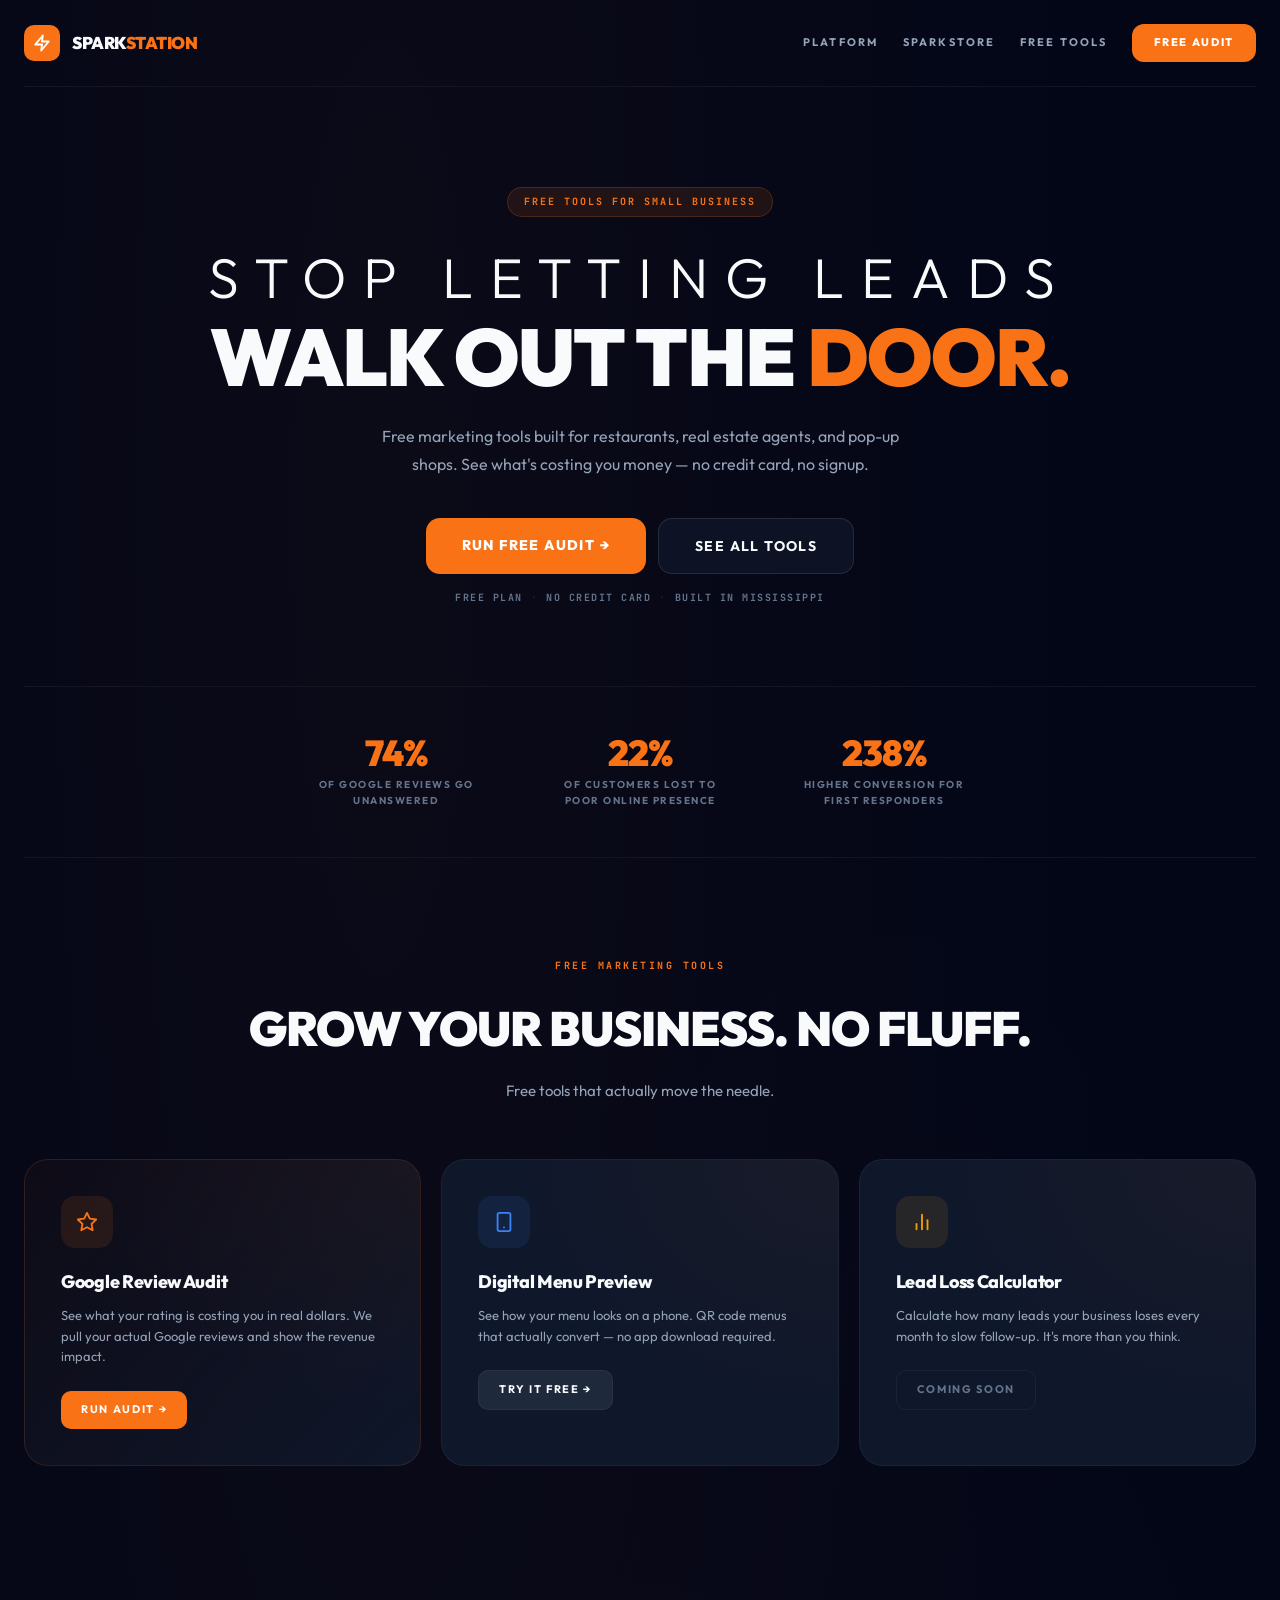
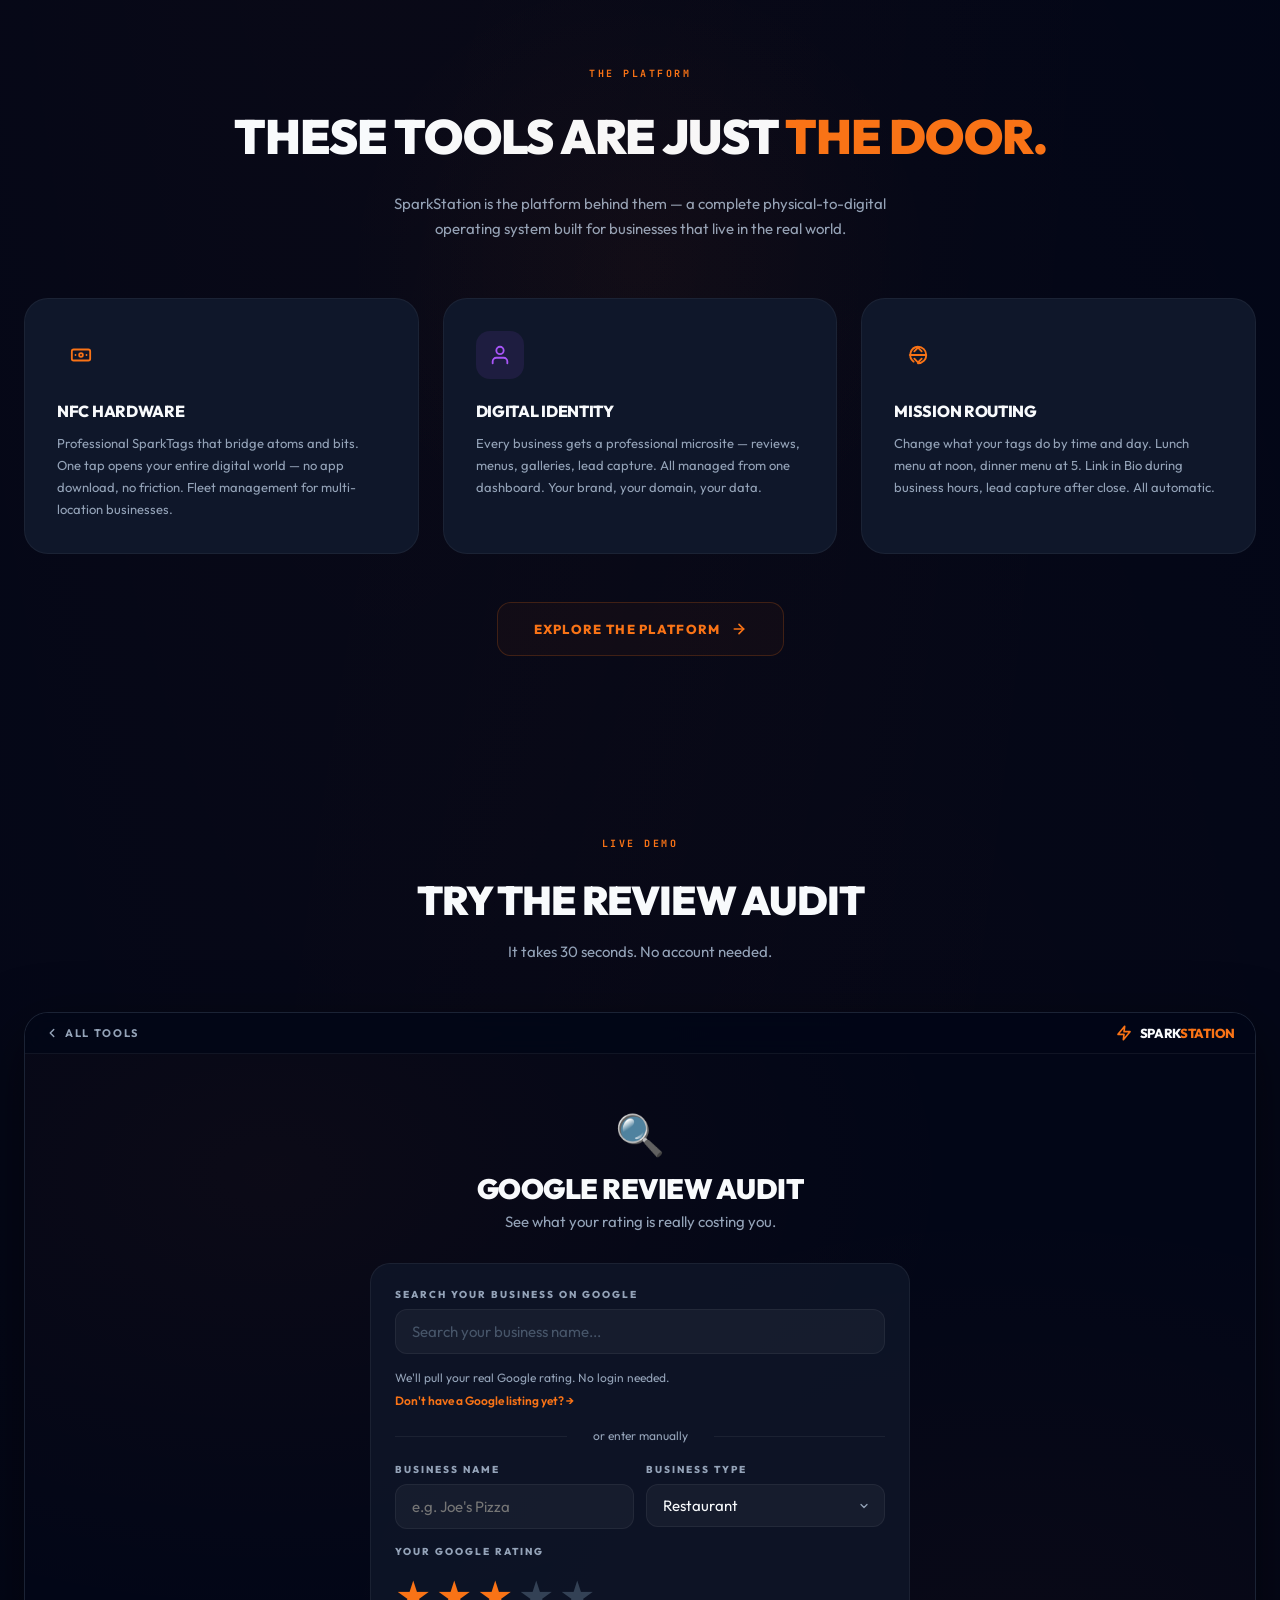
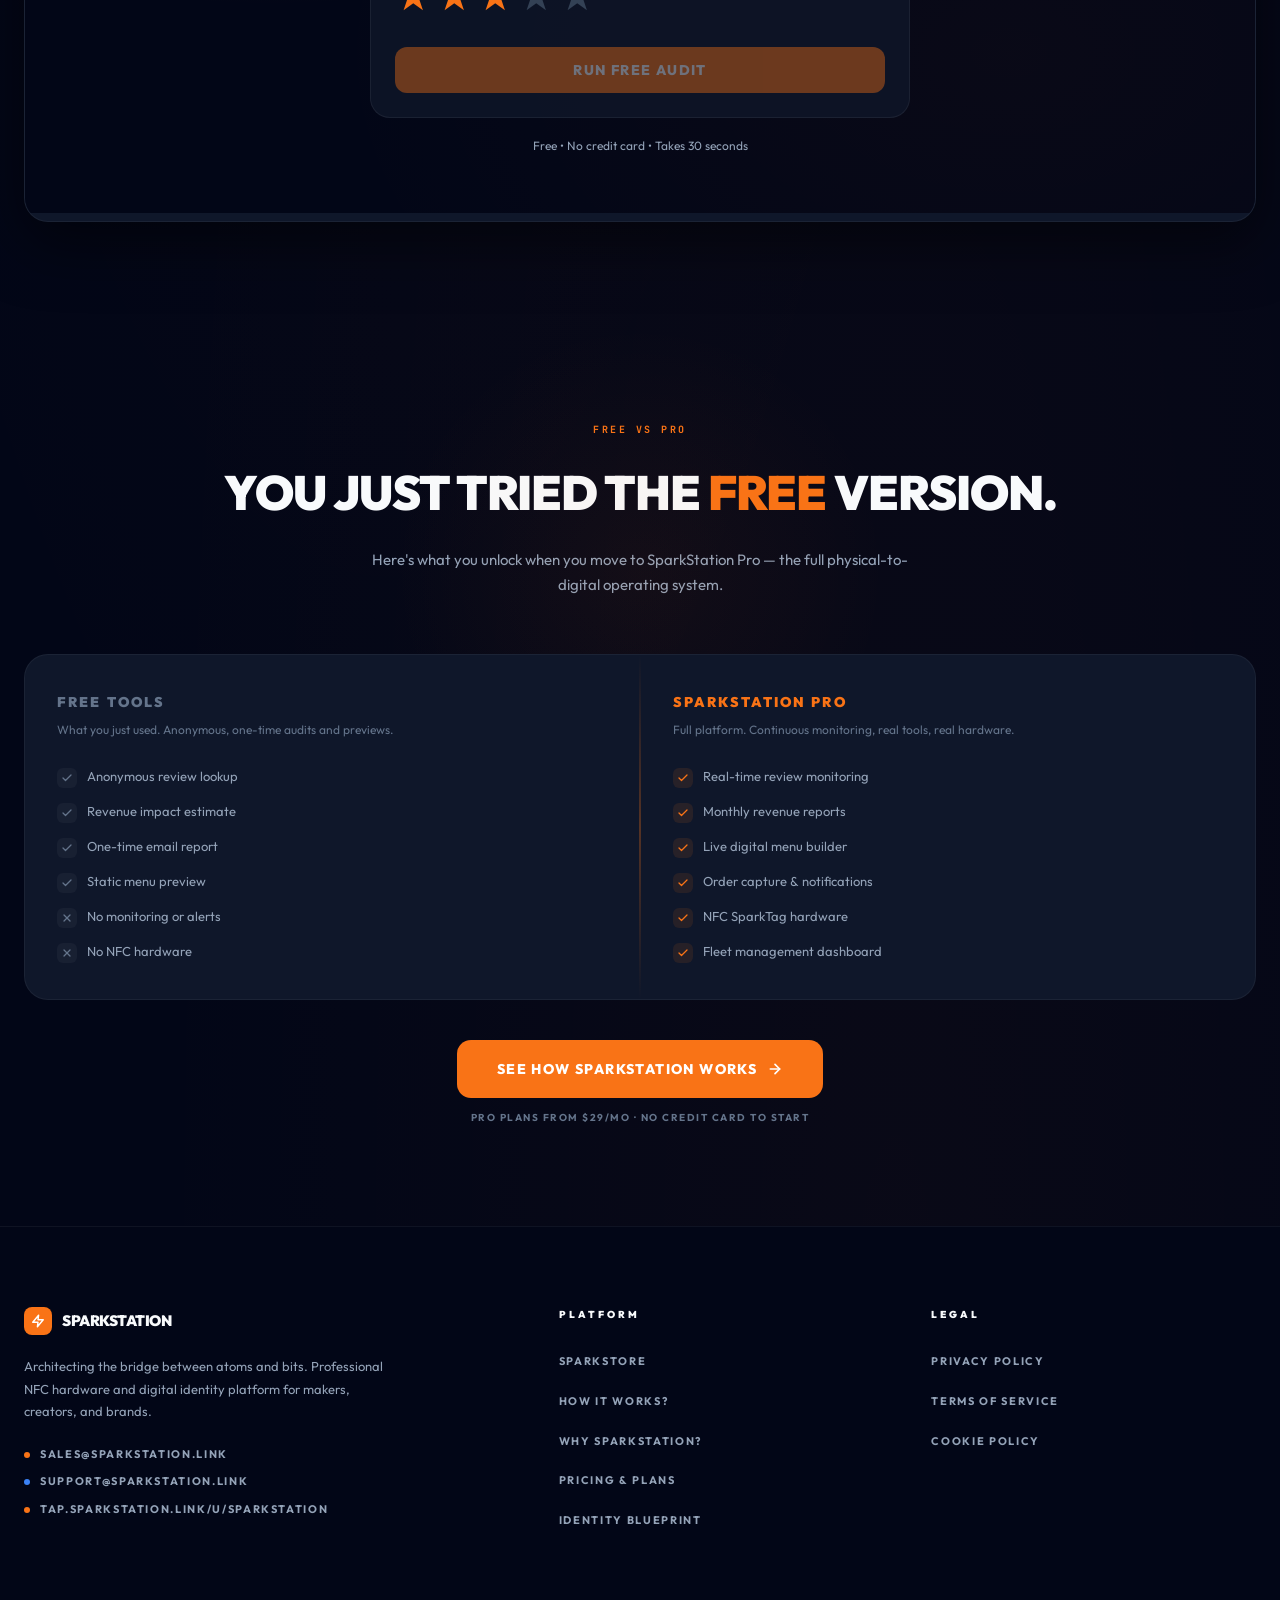
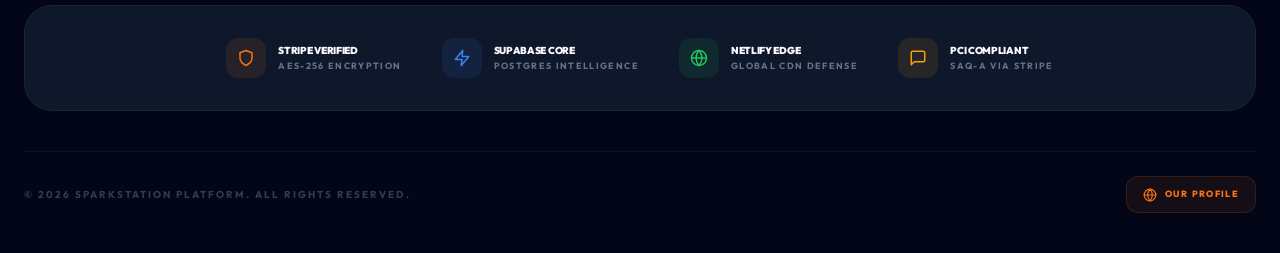
<file: index.html>
<!DOCTYPE html>
<html lang="en">
<head>
  <meta charset="UTF-8">
  <meta name="viewport" content="width=device-width, initial-scale=1.0">
  <title>SparkStation — Free Tools for Small Business Growth</title>
  <meta name="description" content="Free marketing tools for restaurants, real estate agents, and pop-up shops. Stop losing leads. Start growing.">
  <meta property="og:type" content="website">
  <meta property="og:title" content="SparkStation — Free Tools for Small Business Growth">
  <meta property="og:description" content="Stop letting leads walk out the door. Free marketing tools built for small business.">
  <meta property="og:url" content="https://welcome.sparkstation.link/">
  <meta name="theme-color" content="#f97316">
  <link rel="canonical" href="https://welcome.sparkstation.link/">
  <link rel="preconnect" href="https://fonts.googleapis.com">
  <link href="https://fonts.googleapis.com/css2?family=Outfit:wght@300;400;600;800;900&family=Playfair+Display:ital,wght@0,400;0,700;0,900;1,400;1,700&family=Inter:wght@400;700;900&family=JetBrains+Mono:wght@400;700&display=swap" rel="stylesheet">
  <style>
    /* ── Design Tokens (matches SPA) ─────────────────────────────── */
    :root {
      --bg-primary: #020617;
      --bg-secondary: #0f172a;
      --bg-tertiary: #1e293b;
      --text-primary: #f8fafc;
      --text-secondary: #94a3b8;
      --text-muted: #64748b;
      --border-subtle: rgba(255, 255, 255, 0.05);
      --border-medium: rgba(255, 255, 255, 0.1);
      --glass-bg: rgba(15, 23, 42, 0.8);
      --glass-border: rgba(255, 255, 255, 0.05);
      --accent-glow: rgba(249, 115, 22, 0.15);
      --card-bg: #0f172a;
      --orange-500: #f97316;
      --orange-600: #ea580c;
      --blue-500: #3b82f6;
      --green-500: #22c55e;
      --amber-500: #f59e0b;
    }

    * { margin: 0; padding: 0; box-sizing: border-box; }

    body {
      font-family: 'Outfit', 'Inter', -apple-system, sans-serif;
      background: var(--bg-primary);
      color: var(--text-primary);
      line-height: 1.6;
      -webkit-font-smoothing: antialiased;
      background-image:
        radial-gradient(ellipse at 30% 10%, rgba(249,115,22,0.04) 0%, transparent 60%),
        radial-gradient(ellipse at 70% 90%, rgba(249,115,22,0.03) 0%, transparent 60%);
    }

    /* Custom scrollbar (matches SPA) */
    ::-webkit-scrollbar { width: 10px; }
    ::-webkit-scrollbar-track { background: var(--bg-primary); }
    ::-webkit-scrollbar-thumb { background: var(--bg-tertiary); border-radius: 5px; border: 3px solid var(--bg-primary); }
    ::-webkit-scrollbar-thumb:hover { background: var(--orange-500); }

    .container { max-width: 1280px; margin: 0 auto; padding: 0 24px; }
    .container-narrow { max-width: 960px; margin: 0 auto; padding: 0 24px; }

    /* ── Nav ─────────────────────────────────────────────────────── */
    nav {
      padding: 24px 0;
      display: flex;
      align-items: center;
      justify-content: space-between;
      border-bottom: 1px solid var(--border-subtle);
    }

    .logo {
      display: flex;
      align-items: center;
      gap: 12px;
      text-decoration: none;
    }

    .logo-icon {
      width: 36px;
      height: 36px;
      background: var(--orange-500);
      border-radius: 10px;
      display: flex;
      align-items: center;
      justify-content: center;
    }

    .logo-icon svg { width: 18px; height: 18px; color: white; }

    .logo-text {
      font-size: 17px;
      font-weight: 900;
      letter-spacing: -0.5px;
      color: var(--text-primary);
      text-transform: uppercase;
    }
    .logo-text span { color: var(--orange-500); }

    .nav-links {
      display: flex;
      align-items: center;
      gap: 24px;
    }

    .nav-link {
      font-size: 11px;
      font-weight: 700;
      letter-spacing: 0.2em;
      text-transform: uppercase;
      color: var(--text-secondary);
      text-decoration: none;
      transition: color 0.2s;
    }
    .nav-link:hover { color: var(--text-primary); }

    .nav-cta {
      padding: 10px 22px;
      background: var(--orange-500);
      color: white;
      border-radius: 12px;
      font-size: 11px;
      font-weight: 800;
      letter-spacing: 0.15em;
      text-transform: uppercase;
      text-decoration: none;
      transition: background 0.2s, box-shadow 0.2s;
    }
    .nav-cta:hover {
      background: var(--orange-600);
      box-shadow: 0 0 30px var(--accent-glow);
    }

    /* ── Hero ────────────────────────────────────────────────────── */
    .hero {
      padding: 100px 0 80px;
      text-align: center;
    }

    .hero-badge {
      display: inline-block;
      padding: 6px 16px;
      background: rgba(249,115,22,0.1);
      border: 1px solid rgba(249,115,22,0.2);
      border-radius: 100px;
      font-family: 'JetBrains Mono', monospace;
      font-size: 10px;
      font-weight: 700;
      letter-spacing: 0.2em;
      text-transform: uppercase;
      color: var(--orange-500);
      margin-bottom: 32px;
    }

    .hero h1 {
      font-family: 'Outfit', sans-serif;
      font-size: clamp(44px, 7vw, 80px);
      font-weight: 900;
      letter-spacing: -1.5px;
      line-height: 1.05;
      margin-bottom: 24px;
      text-transform: uppercase;
    }

    .hero h1 .accent { color: var(--orange-500); }

    .hero h1 .light { font-weight: 300; display: block; font-size: 70%; letter-spacing: 0.3em; margin-bottom: 8px; }

    .hero p {
      font-size: 16px;
      color: var(--text-secondary);
      max-width: 560px;
      margin: 0 auto 40px;
      font-weight: 400;
      line-height: 1.7;
    }

    .hero-actions {
      display: flex;
      gap: 12px;
      justify-content: center;
      flex-wrap: wrap;
      margin-bottom: 16px;
    }

    .btn-primary {
      padding: 16px 36px;
      background: var(--orange-500);
      color: white;
      border-radius: 14px;
      font-weight: 800;
      font-size: 14px;
      letter-spacing: 0.1em;
      text-transform: uppercase;
      text-decoration: none;
      transition: background 0.2s, box-shadow 0.2s;
    }
    .btn-primary:hover {
      background: var(--orange-600);
      box-shadow: 0 0 50px var(--accent-glow);
    }

    .btn-secondary {
      padding: 16px 36px;
      background: var(--glass-bg);
      border: 1px solid var(--border-medium);
      color: var(--text-primary);
      border-radius: 14px;
      font-weight: 700;
      font-size: 14px;
      letter-spacing: 0.1em;
      text-transform: uppercase;
      text-decoration: none;
      transition: border-color 0.2s, background 0.2s;
    }
    .btn-secondary:hover {
      border-color: rgba(255,255,255,0.2);
      background: rgba(255,255,255,0.03);
    }

    .hero-tagline {
      font-family: 'JetBrains Mono', monospace;
      font-size: 10px;
      font-weight: 700;
      letter-spacing: 0.15em;
      text-transform: uppercase;
      color: var(--text-muted);
      margin-top: 16px;
    }
    .hero-tagline span { margin: 0 8px; color: var(--border-medium); }

    /* ── Stats Bar ───────────────────────────────────────────────── */
    .stats-bar {
      display: flex;
      justify-content: center;
      gap: 64px;
      padding: 48px 0;
      border-top: 1px solid var(--border-subtle);
      border-bottom: 1px solid var(--border-subtle);
      flex-wrap: wrap;
    }

    .stat-item { text-align: center; }
    .stat-number {
      font-family: 'Outfit', sans-serif;
      font-size: 36px;
      font-weight: 900;
      color: var(--orange-500);
      letter-spacing: -1px;
      line-height: 1;
    }
    .stat-label {
      font-size: 10px;
      font-weight: 700;
      color: var(--text-muted);
      text-transform: uppercase;
      letter-spacing: 0.15em;
      margin-top: 6px;
      max-width: 180px;
    }

    /* ── Tools ───────────────────────────────────────────────────── */
    .tools { padding: 100px 0; }

    .section-eyebrow {
      font-family: 'JetBrains Mono', monospace;
      font-size: 10px;
      font-weight: 700;
      letter-spacing: 0.25em;
      text-transform: uppercase;
      color: var(--orange-500);
      text-align: center;
      margin-bottom: 16px;
    }

    .tools h2 {
      text-align: center;
      font-family: 'Outfit', sans-serif;
      font-size: clamp(32px, 5vw, 48px);
      font-weight: 900;
      letter-spacing: -1px;
      margin-bottom: 12px;
      text-transform: uppercase;
    }

    .tools-sub {
      text-align: center;
      color: var(--text-secondary);
      margin-bottom: 56px;
      font-size: 15px;
      font-weight: 400;
    }

    .tool-grid {
      display: grid;
      grid-template-columns: repeat(auto-fit, minmax(320px, 1fr));
      gap: 20px;
    }

    .tool-card {
      background: var(--card-bg);
      border: 1px solid var(--border-subtle);
      border-radius: 24px;
      padding: 36px;
      transition: border-color 0.3s, transform 0.2s, box-shadow 0.3s;
      position: relative;
      overflow: hidden;
    }

    .tool-card::before {
      content: '';
      position: absolute;
      top: 0; left: 0; right: 0; bottom: 0;
      background: radial-gradient(ellipse at 100% 0%, rgba(249,115,22,0.04) 0%, transparent 60%);
      pointer-events: none;
    }

    .tool-card:hover {
      border-color: rgba(249,115,22,0.3);
      transform: translateY(-4px);
      box-shadow: 0 20px 60px rgba(0,0,0,0.4);
    }

    .tool-card.featured {
      border-color: rgba(249,115,22,0.15);
      background: linear-gradient(135deg, rgba(249,115,22,0.03), var(--card-bg));
    }

    .tool-icon {
      width: 52px;
      height: 52px;
      border-radius: 14px;
      display: flex;
      align-items: center;
      justify-content: center;
      font-size: 22px;
      margin-bottom: 20px;
    }
    .tool-icon.orange { background: rgba(249,115,22,0.1); color: var(--orange-500); }
    .tool-icon.blue { background: rgba(59,130,246,0.1); color: var(--blue-500); }
    .tool-icon.amber { background: rgba(245,158,11,0.1); color: var(--amber-500); }

    .tool-card h3 {
      font-family: 'Outfit', sans-serif;
      font-size: 18px;
      font-weight: 800;
      letter-spacing: -0.3px;
      margin-bottom: 8px;
      position: relative;
    }

    .tool-card p {
      font-size: 13px;
      color: var(--text-secondary);
      margin-bottom: 24px;
      line-height: 1.6;
      font-weight: 400;
      position: relative;
    }

    .tool-link {
      display: inline-flex;
      align-items: center;
      gap: 8px;
      padding: 10px 20px;
      border-radius: 10px;
      font-size: 11px;
      font-weight: 700;
      letter-spacing: 0.15em;
      text-transform: uppercase;
      text-decoration: none;
      transition: all 0.2s;
      position: relative;
    }

    .tool-link.primary {
      background: var(--orange-500);
      color: white;
    }
    .tool-link.primary:hover {
      background: var(--orange-600);
      box-shadow: 0 0 30px var(--accent-glow);
    }

    .tool-link.secondary {
      background: var(--bg-tertiary);
      color: var(--text-primary);
      border: 1px solid var(--border-subtle);
    }
    .tool-link.secondary:hover {
      border-color: var(--border-medium);
      background: rgba(255,255,255,0.05);
    }

    .tool-link.ghost {
      background: transparent;
      color: var(--text-muted);
      border: 1px solid var(--border-subtle);
    }
    .tool-link.ghost:hover {
      color: var(--text-primary);
      border-color: var(--border-medium);
    }

    /* ── Brand Bridge ─────────────────────────────────────────────── */
    .brand-section {
      padding: 100px 0;
      position: relative;
      overflow: hidden;
    }

    .brand-section::before {
      content: '';
      position: absolute;
      top: 0; left: 50%; transform: translateX(-50%);
      width: 600px; height: 600px;
      background: radial-gradient(circle, rgba(249,115,22,0.04) 0%, transparent 70%);
      pointer-events: none;
    }

    .brand-grid {
      display: grid;
      grid-template-columns: repeat(auto-fit, minmax(300px, 1fr));
      gap: 24px;
      margin-top: 56px;
      position: relative;
    }

    .brand-card {
      background: var(--card-bg);
      border: 1px solid var(--border-subtle);
      border-radius: 24px;
      padding: 32px;
      transition: border-color 0.3s, transform 0.2s;
    }

    .brand-card:hover {
      border-color: rgba(249,115,22,0.2);
      transform: translateY(-3px);
    }

    .brand-card-icon {
      width: 48px;
      height: 48px;
      border-radius: 14px;
      display: flex;
      align-items: center;
      justify-content: center;
      margin-bottom: 20px;
      font-size: 20px;
      color: var(--orange-500);
    }
    .brand-card-icon.purple { background: rgba(168,85,247,0.1); color: #a855f7; }

    .brand-card h3 {
      font-family: 'Outfit', sans-serif;
      font-size: 16px;
      font-weight: 800;
      letter-spacing: -0.3px;
      margin-bottom: 8px;
      text-transform: uppercase;
    }

    .brand-card p {
      font-size: 13px;
      color: var(--text-secondary);
      line-height: 1.7;
      font-weight: 400;
    }

    .brand-cta-row {
      text-align: center;
      margin-top: 48px;
    }

    .brand-cta {
      display: inline-flex;
      align-items: center;
      gap: 10px;
      padding: 16px 36px;
      border: 1px solid rgba(249,115,22,0.2);
      border-radius: 14px;
      color: var(--orange-500);
      font-size: 13px;
      font-weight: 800;
      letter-spacing: 0.1em;
      text-transform: uppercase;
      text-decoration: none;
      transition: all 0.2s;
      background: rgba(249,115,22,0.04);
    }
    .brand-cta:hover {
      background: var(--orange-500);
      color: white;
      box-shadow: 0 0 40px var(--accent-glow);
    }

    @media (max-width: 768px) {
      .brand-grid { grid-template-columns: 1fr; }
    }

    /* ── Widget Section ──────────────────────────────────────────── */
    .widget-section {
      padding: 80px 0 100px;
    }

    .widget-section .section-eyebrow { text-align: center; }

    .widget-section h2 {
      text-align: center;
      font-family: 'Outfit', sans-serif;
      font-size: clamp(28px, 4vw, 40px);
      font-weight: 900;
      letter-spacing: -1px;
      margin-bottom: 8px;
      text-transform: uppercase;
    }

    .widget-section .widget-sub {
      text-align: center;
      color: var(--text-secondary);
      margin-bottom: 48px;
      font-size: 15px;
    }

    .widget-frame {
      border: 1px solid var(--border-subtle);
      border-radius: 24px;
      overflow: hidden;
      background: var(--card-bg);
      box-shadow: 0 20px 60px rgba(0,0,0,0.5);
    }

    .widget-frame iframe {
      width: 100%;
      height: 800px;
      border: none;
    }

    /* ── Funnel Bridge: Free vs Pro ─────────────────────────────── */
    .funnel-section {
      padding: 100px 0;
      position: relative;
    }

    .funnel-section::before {
      content: '';
      position: absolute;
      top: 0; left: 50%; transform: translateX(-50%);
      width: 500px; height: 500px;
      background: radial-gradient(circle, rgba(249,115,22,0.05) 0%, transparent 70%);
      pointer-events: none;
    }

    .comparison-table {
      display: grid;
      grid-template-columns: 1fr 2px 1fr;
      gap: 0;
      margin-top: 56px;
      position: relative;
      border: 1px solid var(--border-subtle);
      border-radius: 24px;
      overflow: hidden;
      background: var(--card-bg);
    }

    .comparison-col {
      padding: 36px 32px;
    }

    .comparison-col h3 {
      font-family: 'Outfit', sans-serif;
      font-size: 14px;
      font-weight: 900;
      text-transform: uppercase;
      letter-spacing: 0.15em;
      margin-bottom: 8px;
    }

    .comparison-col .col-subtitle {
      font-size: 12px;
      color: var(--text-muted);
      margin-bottom: 28px;
      line-height: 1.5;
    }

    .comparison-col.free h3 { color: var(--text-muted); }
    .comparison-col.pro h3 { color: var(--orange-500); }

    .comparison-divider {
      background: linear-gradient(180deg, transparent, rgba(249,115,22,0.3), transparent);
    }

    .comparison-list {
      list-style: none;
      display: flex;
      flex-direction: column;
      gap: 14px;
    }

    .comparison-list li {
      display: flex;
      align-items: flex-start;
      gap: 10px;
      font-size: 13px;
      color: var(--text-secondary);
      line-height: 1.5;
    }

    .comparison-list .check {
      width: 20px;
      height: 20px;
      border-radius: 6px;
      display: flex;
      align-items: center;
      justify-content: center;
      flex-shrink: 0;
      margin-top: 1px;
    }

    .comparison-list .check.green {
      background: rgba(34,197,94,0.1);
      color: var(--green-500);
    }

    .comparison-list .check.orange {
      background: rgba(249,115,22,0.1);
      color: var(--orange-500);
    }

    .comparison-list .check.dim {
      background: rgba(255,255,255,0.04);
      color: var(--text-muted);
    }

    .comparison-list .check svg { width: 12px; height: 12px; }

    .comparison-col.free .check.green { opacity: 0.5; }

    .funnel-cta-row {
      text-align: center;
      margin-top: 40px;
      position: relative;
    }

    .funnel-cta {
      display: inline-flex;
      align-items: center;
      gap: 10px;
      padding: 18px 40px;
      background: var(--orange-500);
      color: white;
      border-radius: 14px;
      font-family: 'Outfit', sans-serif;
      font-size: 14px;
      font-weight: 800;
      letter-spacing: 0.1em;
      text-transform: uppercase;
      text-decoration: none;
      transition: background 0.2s, box-shadow 0.2s;
    }
    .funnel-cta:hover {
      background: var(--orange-600);
      box-shadow: 0 0 50px var(--accent-glow);
    }

    .funnel-cta-sub {
      text-align: center;
      font-size: 10px;
      font-weight: 700;
      letter-spacing: 0.15em;
      text-transform: uppercase;
      color: var(--text-muted);
      margin-top: 12px;
    }

    @media (max-width: 768px) {
      .comparison-table {
        grid-template-columns: 1fr;
      }
      .comparison-divider {
        height: 2px;
        background: linear-gradient(90deg, transparent, rgba(249,115,22,0.3), transparent);
      }
      .comparison-col { padding: 28px 24px; }
    }

    /* ── Footer ──────────────────────────────────────────────────── */
    footer {
      padding: 80px 0 40px;
      border-top: 1px solid var(--border-subtle);
      background: var(--bg-primary);
    }

    .footer-grid {
      display: grid;
      grid-template-columns: 1.5fr 1fr 1fr;
      gap: 48px;
      margin-bottom: 60px;
    }

    .footer-brand .logo-sm {
      display: flex;
      align-items: center;
      gap: 10px;
      margin-bottom: 20px;
    }

    .footer-brand .logo-sm .icon {
      width: 28px;
      height: 28px;
      background: var(--orange-500);
      border-radius: 8px;
      display: flex;
      align-items: center;
      justify-content: center;
    }
    .footer-brand .logo-sm .icon svg { width: 14px; height: 14px; color: white; }

    .footer-brand .logo-sm span {
      font-size: 15px;
      font-weight: 900;
      letter-spacing: -0.5px;
      text-transform: uppercase;
    }

    .footer-brand p {
      font-size: 13px;
      color: var(--text-secondary);
      line-height: 1.7;
      max-width: 360px;
      margin-bottom: 24px;
      font-weight: 400;
    }

    .footer-contact {
      display: flex;
      flex-direction: column;
      gap: 10px;
    }

    .footer-contact a {
      display: flex;
      align-items: center;
      gap: 10px;
      font-size: 11px;
      font-weight: 700;
      color: var(--text-secondary);
      text-transform: uppercase;
      letter-spacing: 0.15em;
      text-decoration: none;
      transition: color 0.2s;
    }
    .footer-contact a:hover { color: var(--text-primary); }
    .footer-contact .dot { width: 6px; height: 6px; border-radius: 50%; flex-shrink: 0; }
    .footer-contact .dot.orange { background: var(--orange-500); }
    .footer-contact .dot.blue { background: var(--blue-500); }

    .footer-col h4 {
      font-size: 10px;
      font-weight: 900;
      letter-spacing: 0.3em;
      text-transform: uppercase;
      color: var(--text-primary);
      margin-bottom: 24px;
    }

    .footer-col ul { list-style: none; }
    .footer-col li { margin-bottom: 14px; }

    .footer-col a {
      font-size: 11px;
      font-weight: 700;
      letter-spacing: 0.15em;
      text-transform: uppercase;
      color: var(--text-secondary);
      text-decoration: none;
      transition: color 0.2s;
    }
    .footer-col a:hover { color: var(--orange-500); }

    /* ── Trust Bar ───────────────────────────────────────────────── */
    .trust-bar {
      border: 1px solid var(--border-subtle);
      border-radius: 28px;
      padding: 32px;
      display: flex;
      flex-wrap: wrap;
      justify-content: center;
      gap: 40px;
      background: var(--card-bg);
      margin-bottom: 40px;
    }

    .trust-item {
      display: flex;
      align-items: center;
      gap: 12px;
      transition: transform 0.2s;
    }
    .trust-item:hover { transform: scale(1.05); }

    .trust-icon {
      width: 40px;
      height: 40px;
      border-radius: 12px;
      display: flex;
      align-items: center;
      justify-content: center;
    }
    .trust-icon.orange { background: rgba(249,115,22,0.1); color: var(--orange-500); }
    .trust-icon.blue { background: rgba(59,130,246,0.1); color: var(--blue-500); }
    .trust-icon.green { background: rgba(34,197,94,0.1); color: var(--green-500); }
    .trust-icon.amber { background: rgba(245,158,11,0.1); color: var(--amber-500); }

    .trust-item svg { width: 18px; height: 18px; }

    .trust-label {
      font-size: 10px;
      font-weight: 900;
      letter-spacing: -0.3px;
      text-transform: uppercase;
      color: var(--text-primary);
    }
    .trust-sublabel {
      font-size: 9px;
      font-weight: 700;
      letter-spacing: 0.15em;
      text-transform: uppercase;
      color: var(--text-muted);
    }

    /* ── Footer Bottom ───────────────────────────────────────────── */
    .footer-bottom {
      display: flex;
      justify-content: space-between;
      align-items: center;
      flex-wrap: wrap;
      gap: 20px;
      padding-top: 24px;
      border-top: 1px solid var(--border-subtle);
    }

    .footer-copy {
      font-size: 10px;
      font-weight: 700;
      letter-spacing: 0.2em;
      text-transform: uppercase;
      color: var(--text-muted);
      opacity: 0.5;
    }

    .footer-profile-link {
      display: flex;
      align-items: center;
      gap: 8px;
      padding: 10px 16px;
      background: rgba(249,115,22,0.08);
      border: 1px solid rgba(249,115,22,0.15);
      border-radius: 12px;
      color: var(--orange-500);
      font-size: 9px;
      font-weight: 800;
      letter-spacing: 0.15em;
      text-transform: uppercase;
      text-decoration: none;
      transition: all 0.2s;
    }
    .footer-profile-link:hover {
      background: var(--orange-500);
      color: white;
    }
    .footer-profile-link svg { width: 14px; height: 14px; }

    /* ── Mobile ──────────────────────────────────────────────────── */
    @media (max-width: 768px) {
      .hero { padding: 60px 0 48px; }
      .hero h1 { font-size: 38px; }
      .stats-bar { gap: 32px; padding: 36px 0; }
      .stat-number { font-size: 28px; }
      .tool-grid { grid-template-columns: 1fr; }
      .widget-frame iframe { height: 1100px; }
      .footer-grid { grid-template-columns: 1fr; gap: 40px; }
      .trust-bar { gap: 24px; }
      .footer-bottom { flex-direction: column; text-align: center; }
      .nav-links { display: none; }
    }

    @media (max-width: 480px) {
      .hero h1 { font-size: 30px; }
    }
  </style>
</head>
<body>
  <div class="container">

    <!-- ═══ Nav ══════════════════════════════════════════════════════ -->
    <nav>
      <a href="/" class="logo">
        <div class="logo-icon">
          <svg viewBox="0 0 24 24" fill="none" stroke="currentColor" stroke-width="2.5" stroke-linecap="round" stroke-linejoin="round"><polygon points="13 2 3 14 12 14 11 22 21 10 12 10 13 2"/></svg>
        </div>
        <div class="logo-text">Spark<span>Station</span></div>
      </a>
      <div class="nav-links">
        <a href="https://tap.sparkstation.link" class="nav-link">Platform</a>
        <a href="https://tap.sparkstation.link/shop" class="nav-link">SparkStore</a>
        <a href="#tools" class="nav-link">Free Tools</a>
        <a href="/tools/review-audit/" class="nav-cta">Free Audit</a>
      </div>
    </nav>

    <!-- ═══ Hero ════════════════════════════════════════════════════ -->
    <section class="hero">
      <div class="hero-badge">Free Tools for Small Business</div>
      <h1>
        <span class="light">Stop letting leads</span>
        walk out the <span class="accent">door.</span>
      </h1>
      <p>
        Free marketing tools built for restaurants, real estate agents, and pop-up shops. 
        See what's costing you money — no credit card, no signup.
      </p>
      <div class="hero-actions">
        <a href="/tools/review-audit/" class="btn-primary">Run Free Audit →</a>
        <a href="#tools" class="btn-secondary">See All Tools</a>
      </div>
      <div class="hero-tagline">
        Free Plan<span>·</span>No Credit Card<span>·</span>Built in Mississippi
      </div>
    </section>

    <!-- ═══ Stats ═══════════════════════════════════════════════════ -->
    <div class="stats-bar">
      <div class="stat-item">
        <div class="stat-number">74%</div>
        <div class="stat-label">of Google reviews go unanswered</div>
      </div>
      <div class="stat-item">
        <div class="stat-number">22%</div>
        <div class="stat-label">of customers lost to poor online presence</div>
      </div>
      <div class="stat-item">
        <div class="stat-number">238%</div>
        <div class="stat-label">higher conversion for first responders</div>
      </div>
    </div>

    <!-- ═══ Tools ═══════════════════════════════════════════════════ -->
    <section class="tools" id="tools">
      <div class="section-eyebrow">Free Marketing Tools</div>
      <h2>Grow your business. No fluff.</h2>
      <p class="tools-sub">Free tools that actually move the needle.</p>

      <div class="tool-grid">
        <!-- Review Audit -->
        <div class="tool-card featured">
          <div class="tool-icon orange">
            <svg width="22" height="22" viewBox="0 0 24 24" fill="none" stroke="currentColor" stroke-width="2" stroke-linecap="round" stroke-linejoin="round"><polygon points="12 2 15.09 8.26 22 9.27 17 14.14 18.18 21.02 12 17.77 5.82 21.02 7 14.14 2 9.27 8.91 8.26 12 2"/></svg>
          </div>
          <h3>Google Review Audit</h3>
          <p>See what your rating is costing you in real dollars. We pull your actual Google reviews and show the revenue impact.</p>
          <a href="/tools/review-audit/" class="tool-link primary">Run Audit →</a>
        </div>

        <!-- Digital Menu -->
        <div class="tool-card">
          <div class="tool-icon blue">
            <svg width="22" height="22" viewBox="0 0 24 24" fill="none" stroke="currentColor" stroke-width="2" stroke-linecap="round" stroke-linejoin="round"><rect x="5" y="2" width="14" height="20" rx="2" ry="2"/><line x1="12" y1="18" x2="12.01" y2="18"/></svg>
          </div>
          <h3>Digital Menu Preview</h3>
          <p>See how your menu looks on a phone. QR code menus that actually convert — no app download required.</p>
          <a href="/tools/digital-menu/" class="tool-link secondary">Try It Free →</a>
        </div>

        <!-- Lead Calculator -->
        <div class="tool-card">
          <div class="tool-icon amber">
            <svg width="22" height="22" viewBox="0 0 24 24" fill="none" stroke="currentColor" stroke-width="2" stroke-linecap="round" stroke-linejoin="round"><line x1="18" y1="20" x2="18" y2="10"/><line x1="12" y1="20" x2="12" y2="4"/><line x1="6" y1="20" x2="6" y2="14"/></svg>
          </div>
          <h3>Lead Loss Calculator</h3>
          <p>Calculate how many leads your business loses every month to slow follow-up. It's more than you think.</p>
          <a href="#" class="tool-link ghost">Coming Soon</a>
        </div>
      </div>
    </section>

    <!-- ═══ Brand Bridge ════════════════════════════════════════════ -->
    <section class="brand-section">
      <div class="section-eyebrow">The Platform</div>
      <h2 style="text-align:center;font-family:'Outfit',sans-serif;font-size:clamp(32px,5vw,48px);font-weight:900;letter-spacing:-1px;text-transform:uppercase;">These tools are just <span style="color:var(--orange-500);">the door.</span></h2>
      <p style="text-align:center;color:var(--text-secondary);max-width:560px;margin:16px auto 0;font-size:15px;line-height:1.7;">
        SparkStation is the platform behind them — a complete physical-to-digital operating system built for businesses that live in the real world.
      </p>

      <div class="brand-grid">
        <div class="brand-card">
          <div class="brand-card-icon">
            <svg width="22" height="22" viewBox="0 0 24 24" fill="none" stroke="currentColor" stroke-width="2" stroke-linecap="round" stroke-linejoin="round"><rect x="2" y="6" width="20" height="12" rx="2"/><circle cx="12" cy="12" r="2"/><path d="M6 12h.01M18 12h.01"/></svg>
          </div>
          <h3>NFC Hardware</h3>
          <p>Professional SparkTags that bridge atoms and bits. One tap opens your entire digital world — no app download, no friction. Fleet management for multi-location businesses.</p>
        </div>

        <div class="brand-card">
          <div class="brand-card-icon purple">
            <svg width="22" height="22" viewBox="0 0 24 24" fill="none" stroke="currentColor" stroke-width="2" stroke-linecap="round" stroke-linejoin="round"><path d="M20 21v-2a4 4 0 0 0-4-4H8a4 4 0 0 0-4 4v2"/><circle cx="12" cy="7" r="4"/></svg>
          </div>
          <h3>Digital Identity</h3>
          <p>Every business gets a professional microsite — reviews, menus, galleries, lead capture. All managed from one dashboard. Your brand, your domain, your data.</p>
        </div>

        <div class="brand-card">
          <div class="brand-card-icon">
            <svg width="22" height="22" viewBox="0 0 24 24" fill="none" stroke="currentColor" stroke-width="2" stroke-linecap="round" stroke-linejoin="round"><path d="M21 12a9 9 0 0 1-9 9m9-9a9 9 0 0 0-9-9m9 9H3m18 0a9 9 0 0 1-4.76 7.75M12 3a9 9 0 0 0-4.76 16.25"/><polyline points="8 8 12 4 16 8"/><polyline points="16 16 12 20 8 16"/></svg>
          </div>
          <h3>Mission Routing</h3>
          <p>Change what your tags do by time and day. Lunch menu at noon, dinner menu at 5. Link in Bio during business hours, lead capture after close. All automatic.</p>
        </div>
      </div>

      <div class="brand-cta-row">
        <a href="https://tap.sparkstation.link" class="brand-cta">
          Explore the Platform
          <svg width="16" height="16" viewBox="0 0 24 24" fill="none" stroke="currentColor" stroke-width="2.5" stroke-linecap="round" stroke-linejoin="round"><line x1="5" y1="12" x2="19" y2="12"/><polyline points="12 5 19 12 12 19"/></svg>
        </a>
      </div>
    </section>

    <!-- ═══ Embedded Widget ═════════════════════════════════════════ -->
    <section class="widget-section">
      <div class="section-eyebrow">Live Demo</div>
      <h2>Try the Review Audit</h2>
      <p class="widget-sub">It takes 30 seconds. No account needed.</p>
      <div class="widget-frame">
        <iframe src="/tools/review-audit/" title="Google Review Audit" loading="lazy"></iframe>
      </div>
    </section>

  </div>

  <!-- ═══ Funnel Bridge: Free vs Pro ══════════════════════════════ -->
  <section class="funnel-section">
    <div class="container">
      <div class="section-eyebrow">Free vs Pro</div>
      <h2 style="text-align:center;font-family:'Outfit',sans-serif;font-size:clamp(32px,5vw,48px);font-weight:900;letter-spacing:-1px;text-transform:uppercase;">
        You just tried the <span style="color:var(--orange-500);">free</span> version.
      </h2>
      <p style="text-align:center;color:var(--text-secondary);max-width:560px;margin:16px auto 0;font-size:15px;line-height:1.7;">
        Here's what you unlock when you move to SparkStation Pro — the full physical-to-digital operating system.
      </p>

      <div class="comparison-table">
        <!-- Free Column -->
        <div class="comparison-col free">
          <h3>Free Tools</h3>
          <p class="col-subtitle">What you just used. Anonymous, one-time audits and previews.</p>
          <ul class="comparison-list">
            <li>
              <span class="check dim"><svg viewBox="0 0 24 24" fill="none" stroke="currentColor" stroke-width="2.5" stroke-linecap="round" stroke-linejoin="round"><polyline points="20 6 9 17 4 12"/></svg></span>
              Anonymous review lookup
            </li>
            <li>
              <span class="check dim"><svg viewBox="0 0 24 24" fill="none" stroke="currentColor" stroke-width="2.5" stroke-linecap="round" stroke-linejoin="round"><polyline points="20 6 9 17 4 12"/></svg></span>
              Revenue impact estimate
            </li>
            <li>
              <span class="check dim"><svg viewBox="0 0 24 24" fill="none" stroke="currentColor" stroke-width="2.5" stroke-linecap="round" stroke-linejoin="round"><polyline points="20 6 9 17 4 12"/></svg></span>
              One-time email report
            </li>
            <li>
              <span class="check dim"><svg viewBox="0 0 24 24" fill="none" stroke="currentColor" stroke-width="2.5" stroke-linecap="round" stroke-linejoin="round"><polyline points="20 6 9 17 4 12"/></svg></span>
              Static menu preview
            </li>
            <li>
              <span class="check dim"><svg viewBox="0 0 24 24" fill="none" stroke="currentColor" stroke-width="2.5" stroke-linecap="round" stroke-linejoin="round"><line x1="18" y1="6" x2="6" y2="18"/><line x1="6" y1="6" x2="18" y2="18"/></svg></span>
              No monitoring or alerts
            </li>
            <li>
              <span class="check dim"><svg viewBox="0 0 24 24" fill="none" stroke="currentColor" stroke-width="2.5" stroke-linecap="round" stroke-linejoin="round"><line x1="18" y1="6" x2="6" y2="18"/><line x1="6" y1="6" x2="18" y2="18"/></svg></span>
              No NFC hardware
            </li>
          </ul>
        </div>

        <!-- Divider -->
        <div class="comparison-divider"></div>

        <!-- Pro Column -->
        <div class="comparison-col pro">
          <h3>SparkStation Pro</h3>
          <p class="col-subtitle">Full platform. Continuous monitoring, real tools, real hardware.</p>
          <ul class="comparison-list">
            <li>
              <span class="check orange"><svg viewBox="0 0 24 24" fill="none" stroke="currentColor" stroke-width="2.5" stroke-linecap="round" stroke-linejoin="round"><polyline points="20 6 9 17 4 12"/></svg></span>
              Real-time review monitoring
            </li>
            <li>
              <span class="check orange"><svg viewBox="0 0 24 24" fill="none" stroke="currentColor" stroke-width="2.5" stroke-linecap="round" stroke-linejoin="round"><polyline points="20 6 9 17 4 12"/></svg></span>
              Monthly revenue reports
            </li>
            <li>
              <span class="check orange"><svg viewBox="0 0 24 24" fill="none" stroke="currentColor" stroke-width="2.5" stroke-linecap="round" stroke-linejoin="round"><polyline points="20 6 9 17 4 12"/></svg></span>
              Live digital menu builder
            </li>
            <li>
              <span class="check orange"><svg viewBox="0 0 24 24" fill="none" stroke="currentColor" stroke-width="2.5" stroke-linecap="round" stroke-linejoin="round"><polyline points="20 6 9 17 4 12"/></svg></span>
              Order capture & notifications
            </li>
            <li>
              <span class="check orange"><svg viewBox="0 0 24 24" fill="none" stroke="currentColor" stroke-width="2.5" stroke-linecap="round" stroke-linejoin="round"><polyline points="20 6 9 17 4 12"/></svg></span>
              NFC SparkTag hardware
            </li>
            <li>
              <span class="check orange"><svg viewBox="0 0 24 24" fill="none" stroke="currentColor" stroke-width="2.5" stroke-linecap="round" stroke-linejoin="round"><polyline points="20 6 9 17 4 12"/></svg></span>
              Fleet management dashboard
            </li>
          </ul>
        </div>
      </div>

      <div class="funnel-cta-row">
        <a href="https://tap.sparkstation.link/how-it-works" class="funnel-cta">
          See How SparkStation Works
          <svg width="16" height="16" viewBox="0 0 24 24" fill="none" stroke="currentColor" stroke-width="2.5" stroke-linecap="round" stroke-linejoin="round"><line x1="5" y1="12" x2="19" y2="12"/><polyline points="12 5 19 12 12 19"/></svg>
        </a>
        <p class="funnel-cta-sub">Pro plans from $29/mo · No credit card to start</p>
      </div>
    </div>
  </section>

  <!-- ═══ Footer ════════════════════════════════════════════════════ -->
  <footer>
    <div class="container">
      <div class="footer-grid">
        <!-- Brand -->
        <div class="footer-brand">
          <div class="logo-sm">
            <div class="icon">
              <svg viewBox="0 0 24 24" fill="none" stroke="currentColor" stroke-width="2.5" stroke-linecap="round" stroke-linejoin="round"><polygon points="13 2 3 14 12 14 11 22 21 10 12 10 13 2"/></svg>
            </div>
            <span>SparkStation</span>
          </div>
          <p>Architecting the bridge between atoms and bits. Professional NFC hardware and digital identity platform for makers, creators, and brands.</p>
          <div class="footer-contact">
            <a href="mailto:sales@sparkstation.link">
              <span class="dot orange"></span> sales@sparkstation.link
            </a>
            <a href="mailto:support@sparkstation.link">
              <span class="dot blue"></span> support@sparkstation.link
            </a>
            <a href="https://tap.sparkstation.link/u/sparkstation" target="_blank" rel="noopener">
              <span class="dot orange"></span> tap.sparkstation.link/u/sparkstation
            </a>
          </div>
        </div>

        <!-- Platform -->
        <div class="footer-col">
          <h4>Platform</h4>
          <ul>
            <li><a href="https://tap.sparkstation.link/shop">SparkStore</a></li>
            <li><a href="https://tap.sparkstation.link/how-it-works">How it Works?</a></li>
            <li><a href="https://tap.sparkstation.link/why-sparkstation">Why SparkStation?</a></li>
            <li><a href="https://tap.sparkstation.link/how-it-works#pricing">Pricing & Plans</a></li>
            <li><a href="https://tap.sparkstation.link/identity">Identity Blueprint</a></li>
          </ul>
        </div>

        <!-- Legal -->
        <div class="footer-col">
          <h4>Legal</h4>
          <ul>
            <li><a href="https://tap.sparkstation.link/privacy">Privacy Policy</a></li>
            <li><a href="https://tap.sparkstation.link/terms">Terms of Service</a></li>
            <li><a href="https://tap.sparkstation.link/cookies">Cookie Policy</a></li>
          </ul>
        </div>
      </div>

      <!-- Trust Bar -->
      <div class="trust-bar">
        <div class="trust-item">
          <div class="trust-icon orange">
            <svg viewBox="0 0 24 24" fill="none" stroke="currentColor" stroke-width="2" stroke-linecap="round" stroke-linejoin="round"><path d="M12 22s8-4 8-10V5l-8-3-8 3v7c0 6 8 10 8 10z"/></svg>
          </div>
          <div>
            <div class="trust-label">Stripe Verified</div>
            <div class="trust-sublabel">AES-256 Encryption</div>
          </div>
        </div>
        <div class="trust-item">
          <div class="trust-icon blue">
            <svg viewBox="0 0 24 24" fill="none" stroke="currentColor" stroke-width="2" stroke-linecap="round" stroke-linejoin="round"><polygon points="13 2 3 14 12 14 11 22 21 10 12 10 13 2"/></svg>
          </div>
          <div>
            <div class="trust-label">Supabase Core</div>
            <div class="trust-sublabel">Postgres Intelligence</div>
          </div>
        </div>
        <div class="trust-item">
          <div class="trust-icon green">
            <svg viewBox="0 0 24 24" fill="none" stroke="currentColor" stroke-width="2" stroke-linecap="round" stroke-linejoin="round"><circle cx="12" cy="12" r="10"/><line x1="2" y1="12" x2="22" y2="12"/><path d="M12 2a15.3 15.3 0 0 1 4 10 15.3 15.3 0 0 1-4 10 15.3 15.3 0 0 1-4-10 15.3 15.3 0 0 1 4-10z"/></svg>
          </div>
          <div>
            <div class="trust-label">Netlify Edge</div>
            <div class="trust-sublabel">Global CDN Defense</div>
          </div>
        </div>
        <div class="trust-item">
          <div class="trust-icon amber">
            <svg viewBox="0 0 24 24" fill="none" stroke="currentColor" stroke-width="2" stroke-linecap="round" stroke-linejoin="round"><path d="M21 15a2 2 0 0 1-2 2H7l-4 4V5a2 2 0 0 1 2-2h14a2 2 0 0 1 2 2z"/></svg>
          </div>
          <div>
            <div class="trust-label">PCI Compliant</div>
            <div class="trust-sublabel">SAQ-A via Stripe</div>
          </div>
        </div>
      </div>

      <!-- Bottom -->
      <div class="footer-bottom">
        <div class="footer-copy">&copy; 2026 SparkStation Platform. All rights reserved.</div>
        <a href="https://tap.sparkstation.link/u/sparkstation" target="_blank" rel="noopener" class="footer-profile-link">
          <svg viewBox="0 0 24 24" fill="none" stroke="currentColor" stroke-width="2" stroke-linecap="round" stroke-linejoin="round"><circle cx="12" cy="12" r="10"/><line x1="2" y1="12" x2="22" y2="12"/><path d="M12 2a15.3 15.3 0 0 1 4 10 15.3 15.3 0 0 1-4 10 15.3 15.3 0 0 1-4-10 15.3 15.3 0 0 1 4-10z"/></svg>
          Our Profile
        </a>
      </div>
    </div>
  </footer>
</body>
</html>
</file>
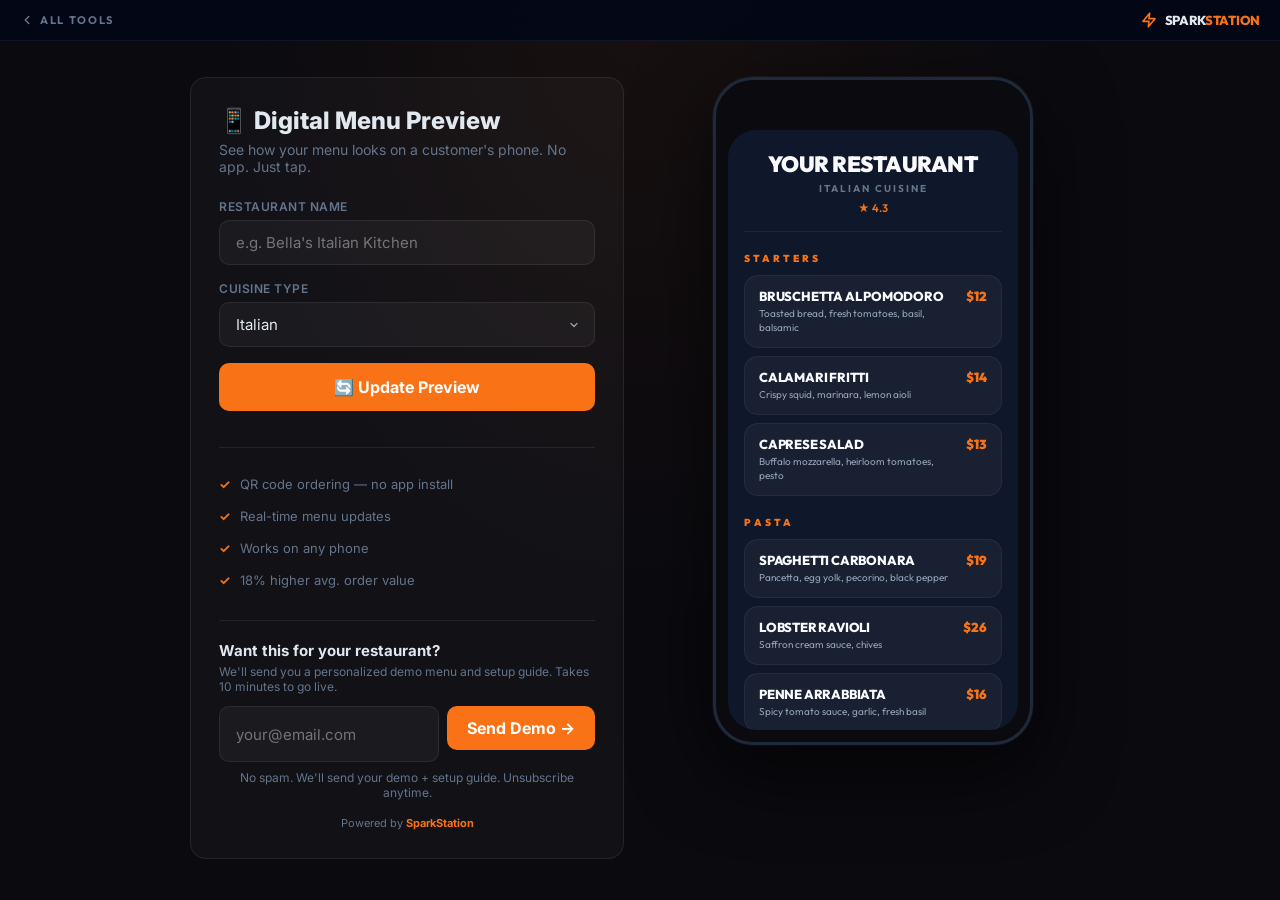
<file: tools/digital-menu/index.html>
<!DOCTYPE html>
<html lang="en">
<head>
  <meta charset="UTF-8">
  <meta name="viewport" content="width=device-width, initial-scale=1.0">
  <title>Digital Menu Preview — SparkStation</title>
  <meta name="description" content="See how your menu looks on a phone. QR code menus that convert — no app required.">
  <link rel="preconnect" href="https://fonts.googleapis.com">
  <link href="https://fonts.googleapis.com/css2?family=Outfit:wght@300;400;600;800;900&family=Inter:wght@400;500;600;700;800&display=swap" rel="stylesheet">
  <style>
    :root {
      --bg: #0a0a0f;
      --surface: rgba(255,255,255,0.03);
      --border: rgba(255,255,255,0.08);
      --text: #e2e8f0;
      --text-dim: #64748b;
      --orange: #f97316;
      --orange-glow: rgba(249,115,22,0.3);
      --radius: 16px;
      --radius-sm: 10px;
    }

    * { margin: 0; padding: 0; box-sizing: border-box; }

    body {
      font-family: 'Inter', -apple-system, sans-serif;
      background: var(--bg);
      color: var(--text);
      min-height: 100vh;
      display: flex;
      align-items: center;
      justify-content: center;
      padding: 20px;
      background-image: 
        radial-gradient(ellipse at 50% 0%, rgba(249,115,22,0.06) 0%, transparent 50%);
    }

    /* ── Tool Header ────────────────────────────────────────────── */
    .tool-header {
      position: fixed;
      top: 0; left: 0; right: 0;
      z-index: 100;
      display: flex;
      align-items: center;
      justify-content: space-between;
      padding: 12px 20px;
      background: rgba(2, 6, 23, 0.85);
      backdrop-filter: blur(12px);
      -webkit-backdrop-filter: blur(12px);
      border-bottom: 1px solid rgba(255, 255, 255, 0.06);
    }

    .tool-header-back {
      display: flex;
      align-items: center;
      gap: 6px;
      font-family: 'Outfit', sans-serif;
      font-size: 11px;
      font-weight: 700;
      letter-spacing: 0.15em;
      text-transform: uppercase;
      color: var(--text-dim);
      text-decoration: none;
      transition: color 0.2s;
    }
    .tool-header-back:hover { color: var(--text); }

    .tool-header-brand {
      display: flex;
      align-items: center;
      gap: 8px;
      text-decoration: none;
      font-family: 'Outfit', sans-serif;
      font-size: 13px;
      font-weight: 800;
      letter-spacing: -0.3px;
      text-transform: uppercase;
      color: var(--text);
    }
    .tool-header-brand .accent { color: var(--orange); }
    .tool-header-brand svg { color: var(--orange); }

    body { padding-top: 56px; }

    .container { width: 100%; max-width: 900px; }

    /* Layout */
    .tool-layout {
      display: grid;
      grid-template-columns: 1fr 1fr;
      gap: 32px;
      align-items: start;
    }

    @media (max-width: 768px) {
      .tool-layout { grid-template-columns: 1fr; max-width: 480px; margin: 0 auto; }
    }

    /* ── Left: Form + Info ──────────────────────────────────────── */
    .form-panel {
      background: var(--surface);
      border: 1px solid var(--border);
      border-radius: var(--radius);
      padding: 28px;
    }

    .form-panel h1 {
      font-size: 24px;
      font-weight: 800;
      margin-bottom: 6px;
    }

    .form-panel .subtitle {
      color: var(--text-dim);
      font-size: 14px;
      margin-bottom: 24px;
    }

    .field-label {
      display: block;
      font-size: 12px;
      font-weight: 600;
      color: var(--text-dim);
      text-transform: uppercase;
      letter-spacing: 0.5px;
      margin-bottom: 6px;
    }

    .text-input, select {
      width: 100%;
      background: rgba(255,255,255,0.04);
      border: 1px solid var(--border);
      border-radius: var(--radius-sm);
      padding: 12px 16px;
      color: var(--text);
      font-size: 15px;
      font-family: inherit;
      outline: none;
      transition: border-color 0.2s, box-shadow 0.2s;
      margin-bottom: 16px;
    }

    .text-input:focus, select:focus {
      border-color: var(--orange);
      box-shadow: 0 0 0 3px rgba(249,115,22,0.1);
    }

    select { 
      appearance: none; 
      -webkit-appearance: none;
      -moz-appearance: none;
      cursor: pointer;
      background-image: url("data:image/svg+xml,%3Csvg xmlns='http://www.w3.org/2000/svg' width='12' height='12' viewBox='0 0 24 24' fill='none' stroke='%2394a3b8' stroke-width='2.5' stroke-linecap='round' stroke-linejoin='round'%3E%3Cpolyline points='6 9 12 15 18 9'/%3E%3C/svg%3E");
      background-repeat: no-repeat;
      background-position: right 14px center;
      padding-right: 40px;
    }

    select option {
      background: #0f172a;
      color: #f8fafc;
      font-family: 'Outfit', 'Inter', sans-serif;
      font-size: 14px;
      padding: 12px;
    }

    select:-moz-focusring {
      color: transparent;
      text-shadow: 0 0 0 var(--text);
    }

    .cta-button {
      width: 100%;
      padding: 14px 24px;
      background: var(--orange);
      color: white;
      border: none;
      border-radius: var(--radius-sm);
      font-size: 16px;
      font-weight: 700;
      font-family: inherit;
      cursor: pointer;
      transition: background 0.2s, box-shadow 0.2s;
      margin-bottom: 12px;
    }

    .cta-button:hover {
      background: #ea580c;
      box-shadow: 0 0 30px var(--orange-glow);
    }

    .cta-button:disabled { opacity: 0.4; cursor: not-allowed; }

    /* Feature bullets */
    .features {
      margin-top: 24px;
      padding-top: 20px;
      border-top: 1px solid var(--border);
    }

    .feature {
      display: flex;
      align-items: center;
      gap: 10px;
      padding: 8px 0;
      font-size: 13px;
      color: var(--text-dim);
    }

    .feature .check { color: var(--orange); font-weight: 700; }

    /* ── Right: Phone Mockup ────────────────────────────────────── */
    .phone-panel {
      display: flex;
      justify-content: center;
      align-items: flex-start;
    }

    .phone-mockup {
      width: 320px;
      max-width: 100%;
      background: #0a0a0f;
      border: 3px solid #1e293b;
      border-radius: 40px;
      padding: 12px;
      position: sticky;
      top: 72px;
      box-shadow: 0 24px 80px rgba(0,0,0,0.6), 0 0 0 1px rgba(255,255,255,0.04);
    }

    .phone-notch {
      width: 100px;
      height: 28px;
      background: #0a0a0f;
      border-radius: 0 0 20px 20px;
      margin: 0 auto 10px;
    }

    .phone-screen {
      background: #0f172a;
      border-radius: 28px;
      overflow-y: auto;
      overflow-x: hidden;
      max-height: 600px;
      padding: 20px 16px 16px;
      color: #f8fafc;
      font-size: 13px;
      font-family: 'Outfit', 'Inter', sans-serif;
    }

    /* ── Menu Content Inside Phone ─────────────────────────────── */
    .phone-screen .menu-header {
      text-align: center;
      margin-bottom: 20px;
      padding-bottom: 16px;
      border-bottom: 1px solid rgba(255,255,255,0.06);
    }

    .phone-screen .menu-name {
      font-family: 'Outfit', sans-serif;
      font-size: 22px;
      font-weight: 900;
      text-transform: uppercase;
      letter-spacing: -0.5px;
      color: #f8fafc;
    }

    .phone-screen .menu-type {
      font-size: 10px;
      font-weight: 700;
      color: #64748b;
      text-transform: uppercase;
      letter-spacing: 0.2em;
      margin-top: 4px;
    }

    .phone-screen .menu-rating {
      font-size: 11px;
      font-weight: 600;
      color: #f97316;
      margin-top: 6px;
    }

    .phone-screen .menu-category-label {
      font-family: 'Outfit', sans-serif;
      font-size: 10px;
      font-weight: 900;
      text-transform: uppercase;
      letter-spacing: 0.3em;
      color: #f97316;
      margin: 20px 0 10px;
    }
    .phone-screen .menu-category-label:first-of-type { margin-top: 0; }

    .phone-screen .menu-card {
      background: rgba(255,255,255,0.04);
      border: 1px solid rgba(255,255,255,0.06);
      border-radius: 14px;
      padding: 12px 14px;
      display: flex;
      justify-content: space-between;
      align-items: flex-start;
      gap: 10px;
      margin-bottom: 8px;
    }

    .phone-screen .menu-card .card-info { min-width: 0; }
    .phone-screen .menu-card .card-name {
      font-family: 'Outfit', sans-serif;
      font-size: 13px;
      font-weight: 800;
      text-transform: uppercase;
      letter-spacing: -0.2px;
      color: #f8fafc;
    }
    .phone-screen .menu-card .card-desc {
      font-size: 10px;
      color: #94a3b8;
      margin-top: 3px;
      line-height: 1.4;
    }
    .phone-screen .menu-card .card-price {
      font-family: 'Outfit', sans-serif;
      font-size: 13px;
      font-weight: 900;
      color: #f97316;
      white-space: nowrap;
      flex-shrink: 0;
    }

    .phone-screen .phone-footer {
      text-align: center;
      margin-top: 20px;
      padding-top: 12px;
      border-top: 1px solid rgba(255,255,255,0.06);
      font-size: 8px;
      font-weight: 700;
      text-transform: uppercase;
      letter-spacing: 0.2em;
      color: #475569;
    }
    .phone-screen .phone-footer span { color: #f97316; }

    /* Email Capture */
    .email-section {
      margin-top: 24px;
      padding-top: 20px;
      border-top: 1px solid var(--border);
    }

    .email-section h3 { font-size: 15px; font-weight: 700; margin-bottom: 4px; }
    .email-section p { font-size: 12px; color: var(--text-dim); margin-bottom: 12px; }

    .capture-row { display: flex; gap: 8px; }
    .capture-row .text-input { flex: 1; margin-bottom: 0; }
    .capture-row .cta-button { width: auto; white-space: nowrap; padding: 12px 20px; }

    @media (max-width: 768px) {
      .capture-row { flex-direction: column; }
      .capture-row .cta-button { width: 100%; }
    }

    .success-msg {
      text-align: center;
      padding: 12px;
      background: rgba(34,197,94,0.08);
      border: 1px solid rgba(34,197,94,0.15);
      border-radius: var(--radius-sm);
      color: #22c55e;
      font-weight: 600;
      font-size: 13px;
    }

    .hidden { display: none !important; }
    .capture-note { font-size: 10px; color: var(--text-dim); margin-top: 8px; text-align: center; }

    .spark-brand {
      text-align: center;
      font-size: 11px;
      color: var(--text-dim);
      margin-top: 16px;
    }

    .spark-brand span { color: var(--orange); font-weight: 700; }
  </style>
</head>
<body>
  <!-- Tool Header -->
  <header class="tool-header">
    <a href="/" class="tool-header-back">
      <svg width="14" height="14" viewBox="0 0 24 24" fill="none" stroke="currentColor" stroke-width="2.5" stroke-linecap="round" stroke-linejoin="round"><polyline points="15 18 9 12 15 6"/></svg>
      All Tools
    </a>
    <a href="/" class="tool-header-brand">
      <svg width="16" height="16" viewBox="0 0 24 24" fill="none" stroke="currentColor" stroke-width="2.5" stroke-linecap="round" stroke-linejoin="round"><polygon points="13 2 3 14 12 14 11 22 21 10 12 10 13 2"/></svg>
      <span>Spark<span class="accent">Station</span></span>
    </a>
  </header>

  <div class="container">
    <div class="tool-layout">
      <!-- Left Panel -->
      <div class="form-panel">
        <h1>📱 Digital Menu Preview</h1>
        <p class="subtitle">See how your menu looks on a customer's phone. No app. Just tap.</p>

        <label class="field-label">Restaurant Name</label>
        <input type="text" id="restaurant-name" class="text-input" placeholder="e.g. Bella's Italian Kitchen" oninput="updatePreview()">

        <label class="field-label">Cuisine Type</label>
        <select id="cuisine-type" onchange="updatePreview()">
          <option value="italian">Italian</option>
          <option value="american">American</option>
          <option value="mexican">Mexican</option>
          <option value="japanese">Japanese / Sushi</option>
          <option value="chinese">Chinese</option>
          <option value="indian">Indian</option>
          <option value="thai">Thai</option>
          <option value="bbq">BBQ / Smokehouse</option>
          <option value="bakery">Bakery / Café</option>
          <option value="other">Other</option>
        </select>

        <button class="cta-button" id="preview-btn" onclick="updatePreview()">
          🔄 Update Preview
        </button>

        <div class="features">
          <div class="feature"><span class="check">✓</span> QR code ordering — no app install</div>
          <div class="feature"><span class="check">✓</span> Real-time menu updates</div>
          <div class="feature"><span class="check">✓</span> Works on any phone</div>
          <div class="feature"><span class="check">✓</span> 18% higher avg. order value</div>
        </div>

        <!-- Email Capture -->
        <div class="email-section">
          <h3>Want this for your restaurant?</h3>
          <p>We'll send you a personalized demo menu and setup guide. Takes 10 minutes to go live.</p>
          <form id="capture-form" onsubmit="captureEmail(event)">
            <div class="capture-row">
              <input type="email" id="capture-email" class="text-input" placeholder="your@email.com" required>
              <button type="submit" class="cta-button" id="capture-btn">Send Demo →</button>
            </div>
          </form>
          <div id="capture-success" class="success-msg hidden">✅ Demo menu is on the way! Check your inbox.</div>
          <p class="capture-note">No spam. We'll send your demo + setup guide. Unsubscribe anytime.</p>
        </div>

        <p class="spark-brand">Powered by <span>SparkStation</span></p>
      </div>

      <!-- Right Panel: Phone Mockup -->
      <div class="phone-panel">
        <div class="phone-mockup">
          <div class="phone-notch"></div>
          <div class="phone-screen" id="phone-screen">
            <!-- Rendered by JS -->
          </div>
        </div>
      </div>
    </div>
  </div>

  <script>
    // Menu templates by cuisine
    const MENU_TEMPLATES = {
      italian: {
        categories: [
          { name: 'Starters', items: [
            { name: 'Bruschetta al Pomodoro', desc: 'Toasted bread, fresh tomatoes, basil, balsamic', price: '$12' },
            { name: 'Calamari Fritti', desc: 'Crispy squid, marinara, lemon aioli', price: '$14' },
            { name: 'Caprese Salad', desc: 'Buffalo mozzarella, heirloom tomatoes, pesto', price: '$13' },
          ]},
          { name: 'Pasta', items: [
            { name: 'Spaghetti Carbonara', desc: 'Pancetta, egg yolk, pecorino, black pepper', price: '$19' },
            { name: 'Lobster Ravioli', desc: 'Saffron cream sauce, chives', price: '$26' },
            { name: 'Penne Arrabbiata', desc: 'Spicy tomato sauce, garlic, fresh basil', price: '$16' },
          ]},
          { name: 'Mains', items: [
            { name: 'Chicken Parmigiana', desc: 'Breaded cutlet, mozzarella, house marinara', price: '$22' },
            { name: 'Osso Buco', desc: 'Braised veal shank, gremolata, risotto', price: '$34' },
          ]},
        ]
      },
      american: {
        categories: [
          { name: 'Starters', items: [
            { name: 'Loaded Nachos', desc: 'Tortilla chips, queso, jalapeños, sour cream', price: '$14' },
            { name: 'Buffalo Wings', desc: 'Classic hot sauce, blue cheese, celery', price: '$16' },
          ]},
          { name: 'Burgers', items: [
            { name: 'Classic Smash Burger', desc: 'Double patty, American cheese, special sauce', price: '$15' },
            { name: 'Bacon BBQ Burger', desc: 'Smoked bacon, cheddar, onion rings, BBQ sauce', price: '$18' },
            { name: 'Mushroom Swiss', desc: 'Sautéed mushrooms, Swiss cheese, truffle aioli', price: '$17' },
          ]},
          { name: 'Mains', items: [
            { name: 'Fish & Chips', desc: 'Beer-battered cod, fries, tartar sauce', price: '$19' },
            { name: 'BBQ Ribs', desc: 'Half rack, house dry rub, coleslaw, cornbread', price: '$28' },
          ]},
        ]
      },
      mexican: {
        categories: [
          { name: 'Antojitos', items: [
            { name: 'Guacamole Fresco', desc: 'Avocado, lime, cilantro, serrano, totopos', price: '$11' },
            { name: 'Elote Asado', desc: 'Grilled corn, cotija, chili-lime mayo', price: '$9' },
          ]},
          { name: 'Tacos', items: [
            { name: 'Al Pastor', desc: 'Marinated pork, pineapple, onion, cilantro', price: '$4.50' },
            { name: 'Carnitas', desc: 'Slow-cooked pork, pickled onion, salsa verde', price: '$5' },
            { name: 'Pescado', desc: 'Battered fish, cabbage slaw, chipotle crema', price: '$6' },
          ]},
          { name: 'Platos', items: [
            { name: 'Enchiladas Suizas', desc: 'Chicken, tomatillo cream, melted cheese', price: '$17' },
            { name: 'Carne Asada', desc: 'Grilled skirt steak, chimichurri, rice & beans', price: '$24' },
          ]},
        ]
      },
      japanese: {
        categories: [
          { name: 'Starters', items: [
            { name: 'Edamame', desc: 'Steamed soybeans, sea salt', price: '$6' },
            { name: 'Gyoza', desc: 'Pan-fried pork dumplings, ponzu', price: '$9' },
          ]},
          { name: 'Sushi Rolls', items: [
            { name: 'Spicy Tuna Roll', desc: 'Fresh tuna, spicy mayo, cucumber', price: '$14' },
            { name: 'Dragon Roll', desc: 'Eel, avocado, eel sauce, sesame', price: '$18' },
            { name: 'Rainbow Roll', desc: 'California roll topped with assorted sashimi', price: '$20' },
          ]},
          { name: 'Ramen', items: [
            { name: 'Tonkotsu Ramen', desc: 'Rich pork broth, chashu, soft egg, nori', price: '$16' },
            { name: 'Miso Ramen', desc: 'Fermented soybean broth, corn, butter, pork', price: '$15' },
          ]},
        ]
      },
      chinese: {
        categories: [
          { name: 'Dim Sum', items: [
            { name: 'Xiao Long Bao', desc: 'Soup dumplings, pork, ginger', price: '$10' },
            { name: 'Shrimp Har Gow', desc: 'Crystal dumplings, bamboo shoots', price: '$9' },
          ]},
          { name: 'Chef Specials', items: [
            { name: 'Kung Pao Chicken', desc: 'Wok-fried chicken, peanuts, Sichuan peppercorn', price: '$17' },
            { name: 'Mapo Tofu', desc: 'Silken tofu, ground pork, chili bean paste', price: '$15' },
            { name: 'Peking Duck', desc: 'Crispy roast duck, pancakes, hoisin, scallion', price: '$36' },
          ]},
        ]
      },
      indian: {
        categories: [
          { name: 'Street Food', items: [
            { name: 'Samosas', desc: 'Crispy pastry, spiced potato, mint chutney', price: '$8' },
            { name: 'Pani Puri', desc: 'Crisp shells, spiced water, tamarind', price: '$7' },
          ]},
          { name: 'Curries', items: [
            { name: 'Butter Chicken', desc: 'Tandoori chicken, tomato cream sauce, fenugreek', price: '$18' },
            { name: 'Lamb Vindaloo', desc: 'Spicy Goan curry, potatoes, vinegar', price: '$20' },
            { name: 'Palak Paneer', desc: 'Fresh spinach, Indian cottage cheese, cumin', price: '$15' },
          ]},
          { name: 'Breads', items: [
            { name: 'Garlic Naan', desc: 'Clay oven-baked, garlic butter, cilantro', price: '$5' },
          ]},
        ]
      },
      thai: {
        categories: [
          { name: 'Starters', items: [
            { name: 'Tom Yum Soup', desc: 'Spicy lemongrass soup, shrimp, mushrooms', price: '$10' },
            { name: 'Spring Rolls', desc: 'Crispy vegetable rolls, sweet chili', price: '$8' },
          ]},
          { name: 'Curries & Stir Fry', items: [
            { name: 'Green Curry', desc: 'Coconut milk, bamboo shoots, Thai basil', price: '$17' },
            { name: 'Pad Thai', desc: 'Rice noodles, shrimp, tamarind, peanuts', price: '$16' },
            { name: 'Pad Kra Pao', desc: 'Holy basil stir fry, ground pork, fried egg', price: '$15' },
          ]},
        ]
      },
      bbq: {
        categories: [
          { name: 'Smoked Meats', items: [
            { name: 'Texas Brisket', desc: '14-hour smoked, salt & pepper rub, by the lb', price: '$28' },
            { name: 'Pulled Pork', desc: 'Carolina gold sauce, slaw, brioche bun', price: '$16' },
            { name: 'St. Louis Ribs', desc: 'Full rack, dry rub, house BBQ sauce', price: '$32' },
          ]},
          { name: 'Sides', items: [
            { name: 'Mac & Cheese', desc: 'Smoked gouda, cheddar, breadcrumb crust', price: '$8' },
            { name: 'Collard Greens', desc: 'Braised with smoked turkey, pepper vinegar', price: '$7' },
            { name: 'Cornbread', desc: 'Cast iron baked, honey butter', price: '$6' },
          ]},
        ]
      },
      bakery: {
        categories: [
          { name: 'Pastries', items: [
            { name: 'Croissant', desc: 'Buttery, flaky, baked fresh daily', price: '$4.50' },
            { name: 'Pain au Chocolat', desc: 'Dark chocolate, layered pastry', price: '$5.50' },
          ]},
          { name: 'Coffee', items: [
            { name: 'Latte', desc: 'Double espresso, steamed milk', price: '$5' },
            { name: 'Cappuccino', desc: 'Espresso, foamed milk, cocoa dust', price: '$4.50' },
            { name: 'Cold Brew', desc: '18-hour steep, smooth finish', price: '$5.50' },
          ]},
          { name: 'Cakes', items: [
            { name: 'Tiramisu', desc: 'Espresso-soaked ladyfingers, mascarpone', price: '$9' },
            { name: 'Cheesecake', desc: 'New York style, berry compote', price: '$8.50' },
          ]},
        ]
      },
    };

    // Default template
    const DEFAULT_TEMPLATE = MENU_TEMPLATES.italian;

    function updatePreview() {
      const name = document.getElementById('restaurant-name').value.trim() || 'Your Restaurant';
      const cuisine = document.getElementById('cuisine-type').value;
      const template = MENU_TEMPLATES[cuisine] || DEFAULT_TEMPLATE;
      const rating = (3.8 + Math.random() * 1.0).toFixed(1);

      let html = `
        <div class="menu-header">
          <div class="menu-name">${escapeHtml(name)}</div>
          <div class="menu-type">${cuisine.charAt(0).toUpperCase() + cuisine.slice(1)} Cuisine</div>
          <div class="menu-rating">★ ${rating}</div>
        </div>
      `;

      template.categories.forEach(cat => {
        html += `<div class="menu-category-label">${cat.name}</div>`;
        cat.items.forEach(item => {
          html += `
            <div class="menu-card">
              <div class="card-info">
                <div class="card-name">${escapeHtml(item.name)}</div>
                <div class="card-desc">${escapeHtml(item.desc)}</div>
              </div>
              <div class="card-price">${escapeHtml(item.price)}</div>
            </div>
          `;
        });
      });

      html += `
        <div class="phone-footer">
          Powered by <span>SparkStation</span>
        </div>
      `;

      document.getElementById('phone-screen').innerHTML = html;
    }

    function escapeHtml(str) {
      const div = document.createElement('div');
      div.textContent = str;
      return div.innerHTML;
    }

    async function captureEmail(e) {
      e.preventDefault();
      const email = document.getElementById('capture-email').value.trim();
      if (!email || !email.includes('@')) return;

      const btn = document.getElementById('capture-btn');
      btn.disabled = true;
      btn.textContent = 'Sending...';

      const name = document.getElementById('restaurant-name').value.trim() || 'Unknown';
      const cuisine = document.getElementById('cuisine-type').value;

      try {
        await fetch('https://futvvdqymbivfuoswrue.supabase.co/rest/v1/email_captures', {
          method: 'POST',
          headers: {
            'apikey': 'eyJhbG...MVKQ',
            'Authorization': 'Bearer eyJhbG...lZqg',
            'Content-Type': 'application/json',
            'Prefer': 'return=minimal',
          },
          body: JSON.stringify({
            email,
            source: 'digital_menu',
            metadata: { restaurant_name: name, cuisine_type: cuisine },
          }),
        });
      } catch (_) {}

      document.getElementById('capture-form').classList.add('hidden');
      document.getElementById('capture-success').classList.remove('hidden');
    }

    // Initial render
    updatePreview();
  </script>
</body>
</html>
</file>
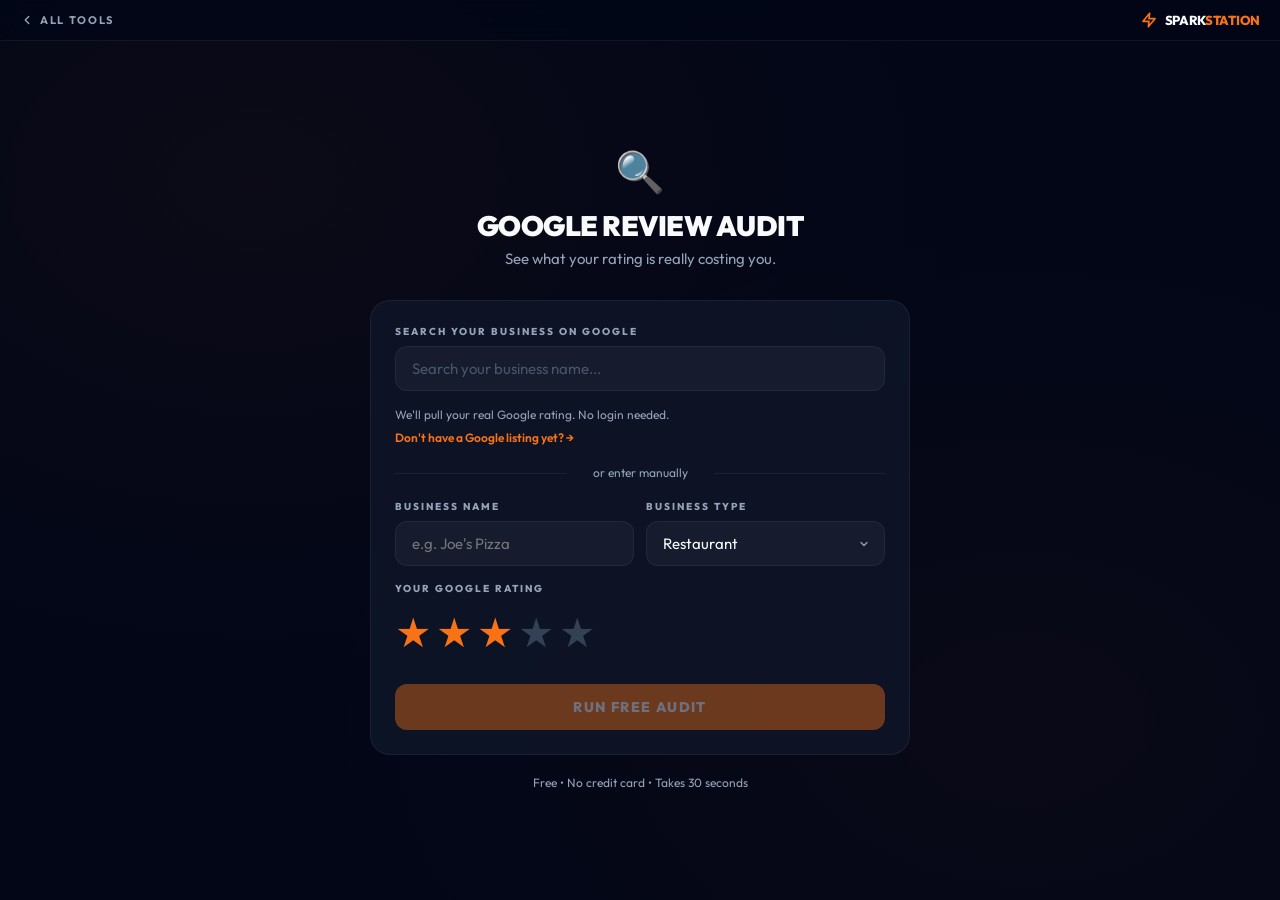
<file: tools/review-audit/index.html>
<!DOCTYPE html>
<html lang="en">
<head>
  <meta charset="UTF-8">
  <meta name="viewport" content="width=device-width, initial-scale=1.0">
  <title>Google Review Audit — SparkStation</title>
  <meta name="description" content="See what bad reviews are really costing your business. Free audit in 30 seconds.">
  <link rel="stylesheet" href="style.css">
  <link rel="preconnect" href="https://fonts.googleapis.com">
  <link href="https://fonts.googleapis.com/css2?family=Outfit:wght@300;400;600;800;900&family=Inter:wght@400;500;600;700;800&display=swap" rel="stylesheet">
</head>
<body>
  <!-- Tool Header -->
  <header class="tool-header">
    <a href="/" class="tool-header-back">
      <svg width="14" height="14" viewBox="0 0 24 24" fill="none" stroke="currentColor" stroke-width="2.5" stroke-linecap="round" stroke-linejoin="round"><polyline points="15 18 9 12 15 6"/></svg>
      All Tools
    </a>
    <a href="/" class="tool-header-brand">
      <svg width="16" height="16" viewBox="0 0 24 24" fill="none" stroke="currentColor" stroke-width="2.5" stroke-linecap="round" stroke-linejoin="round"><polygon points="13 2 3 14 12 14 11 22 21 10 12 10 13 2"/></svg>
      <span>Spark<span class="accent">Station</span></span>
    </a>
  </header>

  <main class="audit-container">
    <!-- Step 1: Business Lookup -->
    <section id="step-lookup" class="audit-step active">
      <div class="step-header">
        <div class="step-icon">🔍</div>
        <h1>Google Review Audit</h1>
        <p class="step-subtitle">See what your rating is really costing you.</p>
      </div>

      <div class="lookup-form">
        <label class="field-label">Search your business on Google</label>
        <div class="search-wrapper">
          <input 
            type="text" 
            id="business-search" 
            placeholder="Search your business name..." 
            autocomplete="off"
            class="search-input"
          >
          <div id="search-results" class="search-dropdown"></div>
        </div>
        <p class="field-hint">We'll pull your real Google rating. No login needed.</p>
        <p class="field-hint" style="margin-top:8px;"><a href="#" id="no-listing-link" style="color:var(--orange);text-decoration:none;font-weight:600;">Don't have a Google listing yet? →</a></p>

        <div class="divider-text">or enter manually</div>

        <div id="manual-entry" class="manual-entry">
          <div class="form-row">
            <div class="form-group">
              <label class="field-label">Business Name</label>
              <input type="text" id="biz-name" placeholder="e.g. Joe's Pizza" class="text-input">
            </div>
            <div class="form-group">
              <label class="field-label">Business Type</label>
              <select id="biz-type" class="text-input">
                <option value="restaurant">Restaurant</option>
                <option value="salon">Salon / Spa</option>
                <option value="retail">Retail</option>
                <option value="realestate">Real Estate</option>
                <option value="other">Other</option>
              </select>
            </div>
          </div>

          <div class="form-group">
            <label class="field-label">Your Google Rating</label>
            <div id="star-picker" class="star-picker">
              <span class="star" data-rating="1">★</span>
              <span class="star" data-rating="2">★</span>
              <span class="star" data-rating="3">★</span>
              <span class="star" data-rating="4">★</span>
              <span class="star" data-rating="5">★</span>
            </div>
            <input type="hidden" id="biz-rating" value="3">
          </div>
        </div>

        <button id="run-audit-btn" class="cta-button" disabled>
          <span class="btn-text">Run Free Audit</span>
          <span class="btn-loader hidden">
            <svg class="spinner" viewBox="0 0 24 24"><circle cx="12" cy="12" r="10" stroke="currentColor" stroke-width="3" fill="none" stroke-dasharray="31.4 31.4"/></svg>
            Pulling your data...
          </span>
        </button>
      </div>

      <p class="trust-text">Free • No credit card • Takes 30 seconds</p>
    </section>

    <!-- Step 2: Results -->
    <section id="step-results" class="audit-step">
      <div class="results-content">
        <div id="severity-banner" class="severity-banner"></div>
        <div id="stats-grid" class="stats-grid"></div>
        <div id="revenue-breakdown" class="revenue-section"></div>
        <div id="drag-factors" class="drag-section"></div>
        
        <!-- Email Capture -->
        <div id="email-capture" class="email-capture">
          <div class="capture-header">
            <span class="capture-icon">📊</span>
            <div>
              <h3>Want the full breakdown?</h3>
              <p>We'll send you a personalized action plan to fix those reviews.</p>
            </div>
          </div>
          <form id="capture-form" class="capture-form">
            <input type="email" id="capture-email" placeholder="your@email.com" required class="text-input">
            <button type="submit" class="cta-button" id="capture-btn">
              Send My Action Plan
            </button>
          </form>
          <div id="capture-success" class="capture-success hidden">
            <div class="success-icon">✅</div>
            <h3>Action plan on the way!</h3>
            <p>Check your inbox for the full breakdown. In the meantime:</p>
            <a href="https://tap.sparkstation.link/how-it-works" class="success-cta" target="_blank" rel="noopener">
              See What SparkStation Pro Unlocks →
            </a>
          </div>
          <p class="capture-note">No spam. Unsubscribe anytime.</p>
        </div>
      </div>
    </section>

    <!-- Step 3: Loading -->
    <section id="step-loading" class="audit-step">
      <div class="loading-state">
        <svg class="spinner large" viewBox="0 0 24 24"><circle cx="12" cy="12" r="10" stroke="currentColor" stroke-width="2" fill="none" stroke-dasharray="31.4 31.4"/></svg>
        <p class="loading-text">Analyzing your reviews...</p>
        <p class="loading-sub">Crunching the numbers on what that rating costs you</p>
      </div>
    </section>
  </main>

  <script src="widget.js"></script>
</body>
</html>
</file>
<file: tools/review-audit/style.css>
/* ── SparkStation Review Audit Widget ───────────────────────────── */
/* Dark glass-morphism theme. Mobile-first. No framework. */
/* Design system: matches welcome.sparkstation.link + tap.sparkstation.link */

:root {
  --bg-primary: #020617;
  --bg-secondary: #0f172a;
  --bg-tertiary: #1e293b;
  --surface: rgba(15, 23, 42, 0.8);
  --border: rgba(255, 255, 255, 0.06);
  --border-hover: rgba(255, 255, 255, 0.15);
  --text: #f8fafc;
  --text-dim: #94a3b8;
  --text-muted: #64748b;
  --orange: #f97316;
  --orange-600: #ea580c;
  --orange-glow: rgba(249, 115, 22, 0.3);
  --red: #ef4444;
  --green: #22c55e;
  --yellow: #eab308;
  --radius: 20px;
  --radius-sm: 12px;
}

* { margin: 0; padding: 0; box-sizing: border-box; }

body {
  font-family: 'Outfit', 'Inter', -apple-system, sans-serif;
  background: var(--bg-primary);
  color: var(--text);
  min-height: 100vh;
  display: flex;
  align-items: center;
  justify-content: center;
  padding: 20px;
  -webkit-font-smoothing: antialiased;
  background-image: 
    radial-gradient(ellipse at 20% 20%, rgba(249,115,22,0.04) 0%, transparent 50%),
    radial-gradient(ellipse at 80% 80%, rgba(249,115,22,0.03) 0%, transparent 50%);
}

/* ── Tool Header (nav back to lander) ─────────────────────────── */
.tool-header {
  position: fixed;
  top: 0;
  left: 0;
  right: 0;
  z-index: 100;
  display: flex;
  align-items: center;
  justify-content: space-between;
  padding: 12px 20px;
  background: rgba(2, 6, 23, 0.85);
  backdrop-filter: blur(12px);
  -webkit-backdrop-filter: blur(12px);
  border-bottom: 1px solid rgba(255, 255, 255, 0.06);
}

.tool-header-back {
  display: flex;
  align-items: center;
  gap: 6px;
  font-family: 'Outfit', sans-serif;
  font-size: 11px;
  font-weight: 700;
  letter-spacing: 0.15em;
  text-transform: uppercase;
  color: var(--text-dim);
  text-decoration: none;
  transition: color 0.2s;
}
.tool-header-back:hover { color: var(--text); }

.tool-header-brand {
  display: flex;
  align-items: center;
  gap: 8px;
  text-decoration: none;
  font-family: 'Outfit', sans-serif;
  font-size: 13px;
  font-weight: 800;
  letter-spacing: -0.3px;
  text-transform: uppercase;
  color: var(--text);
}
.tool-header-brand .accent { color: var(--orange); }
.tool-header-brand svg { color: var(--orange); }

/* Push content down below fixed header */
body { padding-top: 56px; }

.audit-container { width: 100%; max-width: 540px; }

/* Steps */
.audit-step { display: none; }
.audit-step.active { display: block; }

/* ── Lookup Step ────────────────────────────────────────────────── */
.step-header { text-align: center; margin-bottom: 32px; }
.step-icon { font-size: 40px; margin-bottom: 12px; }
.step-header h1 { 
  font-family: 'Outfit', sans-serif;
  font-size: 28px; 
  font-weight: 900; 
  letter-spacing: -0.5px; 
  text-transform: uppercase;
}
.step-subtitle { color: var(--text-dim); margin-top: 6px; font-size: 15px; font-weight: 400; }

.lookup-form { 
  background: var(--surface); 
  border: 1px solid var(--border);
  border-radius: var(--radius);
  padding: 24px;
}

.field-label { 
  display: block; 
  font-size: 10px; 
  font-weight: 800; 
  color: var(--text-dim); 
  margin-bottom: 8px;
  text-transform: uppercase;
  letter-spacing: 0.2em;
  font-family: 'Outfit', sans-serif;
}

.field-hint { 
  font-size: 12px; 
  color: var(--text-dim); 
  margin-top: 6px; 
}

/* Search */
.search-wrapper { position: relative; margin-bottom: 16px; }

.search-input, .text-input {
  width: 100%;
  background: rgba(255,255,255,0.04);
  border: 1px solid var(--border);
  border-radius: var(--radius-sm);
  padding: 12px 16px;
  color: var(--text);
  font-size: 15px;
  font-family: inherit;
  transition: border-color 0.2s, box-shadow 0.2s;
  outline: none;
}

/* ── Select Dropdown ──────────────────────────────────────────── */
select.text-input {
  appearance: none;
  -webkit-appearance: none;
  -moz-appearance: none;
  background-image: url("data:image/svg+xml,%3Csvg xmlns='http://www.w3.org/2000/svg' width='12' height='12' viewBox='0 0 24 24' fill='none' stroke='%2394a3b8' stroke-width='2.5' stroke-linecap='round' stroke-linejoin='round'%3E%3Cpolyline points='6 9 12 15 18 9'/%3E%3C/svg%3E");
  background-repeat: no-repeat;
  background-position: right 14px center;
  padding-right: 40px;
  cursor: pointer;
}

select.text-input option {
  background: var(--bg-secondary);
  color: var(--text);
  font-family: 'Outfit', 'Inter', sans-serif;
  font-size: 14px;
  padding: 12px;
}

/* Firefox-specific */
select.text-input:-moz-focusring {
  color: transparent;
  text-shadow: 0 0 0 var(--text);
}

.search-input:focus, .text-input:focus {
  border-color: var(--orange);
  box-shadow: 0 0 0 3px rgba(249,115,22,0.1);
}

.search-input::placeholder { color: #475569; }

.search-dropdown {
  position: absolute;
  top: 100%;
  left: 0;
  right: 0;
  background: var(--bg-secondary);
  border: 1px solid var(--border);
  border-radius: var(--radius-sm);
  margin-top: 4px;
  max-height: 240px;
  overflow-y: auto;
  display: none;
  z-index: 10;
  box-shadow: 0 16px 40px rgba(0,0,0,0.5);
}

.search-dropdown.visible { display: block; }

.search-result {
  padding: 12px 16px;
  cursor: pointer;
  border-bottom: 1px solid rgba(255,255,255,0.04);
  transition: background 0.15s;
  display: flex;
  align-items: center;
  gap: 10px;
}

.search-result:hover, .search-result:focus { background: rgba(249,115,22,0.08); }
.search-result:last-child { border-bottom: none; }

.search-result .place-name { font-size: 14px; font-weight: 500; }
.search-result .place-addr { font-size: 12px; color: var(--text-dim); }
.search-result .place-rating { 
  font-size: 12px; 
  color: var(--orange); 
  margin-left: auto; 
  font-weight: 600;
  white-space: nowrap;
}

/* Divider */
.divider-text {
  text-align: center;
  color: var(--text-dim);
  font-size: 12px;
  margin: 20px 0;
  position: relative;
}

.divider-text::before, .divider-text::after {
  content: '';
  position: absolute;
  top: 50%;
  width: 35%;
  height: 1px;
  background: var(--border);
}

.divider-text::before { left: 0; }
.divider-text::after { right: 0; }

/* Manual entry */
.manual-entry { margin-bottom: 20px; }
.form-row { display: grid; grid-template-columns: 1fr 1fr; gap: 12px; margin-bottom: 16px; }

/* Star picker */
.star-picker {
  display: flex;
  gap: 4px;
  font-size: 36px;
  cursor: pointer;
  user-select: none;
  padding: 8px 0;
}

.star-picker .star {
  color: #334155;
  transition: color 0.15s, transform 0.15s;
}

.star-picker .star.active { color: var(--orange); }
.star-picker .star:hover { transform: scale(1.15); }

/* CTA Button */
.cta-button {
  width: 100%;
  padding: 14px 24px;
  background: var(--orange);
  color: white;
  border: none;
  border-radius: var(--radius-sm);
  font-size: 14px;
  font-weight: 800;
  font-family: 'Outfit', sans-serif;
  letter-spacing: 0.1em;
  text-transform: uppercase;
  cursor: pointer;
  transition: background 0.2s, box-shadow 0.2s;
  display: flex;
  align-items: center;
  justify-content: center;
  gap: 8px;
}

.cta-button:hover:not(:disabled) { 
  background: var(--orange-600);
  box-shadow: 0 0 30px var(--orange-glow);
}

.cta-button:disabled { 
  opacity: 0.4; 
  cursor: not-allowed; 
}

.trust-text {
  text-align: center;
  color: var(--text-dim);
  font-size: 12px;
  margin-top: 20px;
}

/* ── Loading State ──────────────────────────────────────────────── */
.loading-state {
  text-align: center;
  padding: 60px 20px;
}

.spinner { 
  animation: spin 1s linear infinite; 
  color: var(--orange);
}

.spinner.large { width: 48px; height: 48px; }

.loading-text { 
  font-family: 'Outfit', sans-serif;
  font-size: 20px; 
  font-weight: 800; 
  margin-top: 20px;
  text-transform: uppercase;
  letter-spacing: 0.05em;
}

.loading-sub { 
  color: var(--text-dim); 
  margin-top: 8px; 
  font-size: 14px; 
}

@keyframes spin { to { transform: rotate(360deg); } }

/* ── Results ────────────────────────────────────────────────────── */
.results-content { display: flex; flex-direction: column; gap: 16px; }

/* Severity Banner */
.severity-banner {
  padding: 20px;
  border-radius: var(--radius);
  display: flex;
  align-items: flex-start;
  gap: 12px;
  font-size: 14px;
}

.severity-banner.critical { background: rgba(239,68,68,0.08); border: 1px solid rgba(239,68,68,0.2); }
.severity-banner.significant { background: rgba(249,115,22,0.08); border: 1px solid rgba(249,115,22,0.2); }
.severity-banner.moderate { background: rgba(234,179,8,0.08); border: 1px solid rgba(234,179,8,0.2); }
.severity-banner.minimal { background: rgba(34,197,94,0.08); border: 1px solid rgba(34,197,94,0.2); }

.severity-icon { font-size: 20px; flex-shrink: 0; margin-top: 2px; }
.severity-title { font-family: 'Outfit', sans-serif; font-weight: 800; font-size: 15px; margin-bottom: 4px; text-transform: uppercase; letter-spacing: 0.05em; }
.severity-desc { font-size: 13px; color: var(--text-dim); font-weight: 400; }

/* Stats Grid */
.stats-grid {
  display: grid;
  grid-template-columns: 1fr 1fr;
  gap: 12px;
}

.stat-card {
  background: var(--surface);
  border: 1px solid var(--border);
  border-radius: var(--radius);
  padding: 16px;
}

.stat-card .stat-icon { font-size: 20px; margin-bottom: 8px; }
.stat-card .stat-label { font-size: 10px; color: var(--text-dim); text-transform: uppercase; letter-spacing: 1px; }
.stat-card .stat-value { font-family: 'Outfit', sans-serif; font-size: 28px; font-weight: 900; margin-top: 4px; letter-spacing: -0.5px; }
.stat-card .stat-sub { font-size: 11px; color: var(--text-dim); margin-top: 4px; }

.stat-card.negative .stat-value { color: var(--red); }
.stat-card.positive .stat-value { color: var(--green); }

/* Revenue Section */
.revenue-section {
  background: var(--surface);
  border: 1px solid var(--border);
  border-radius: var(--radius);
  padding: 20px;
}

.revenue-section h3 { 
  font-family: 'Outfit', sans-serif;
  font-size: 12px; 
  font-weight: 800; 
  color: var(--text-dim); 
  margin-bottom: 16px; 
  display: flex;
  align-items: center;
  gap: 8px;
  text-transform: uppercase;
  letter-spacing: 0.15em;
}

.revenue-bar-wrapper { margin-bottom: 16px; }

.revenue-bar-label {
  display: flex;
  justify-content: space-between;
  font-size: 11px;
  color: var(--text-dim);
  margin-bottom: 8px;
}

.revenue-bar {
  height: 10px;
  border-radius: 100px;
  overflow: hidden;
  display: flex;
  background: rgba(255,255,255,0.03);
}

.revenue-bar .bar-lost { background: var(--red); opacity: 0.6; transition: width 0.8s ease; }
.revenue-bar .bar-kept { background: var(--green); opacity: 0.4; transition: width 0.8s ease; }

.annual-loss {
  text-align: center;
  padding: 16px;
  background: rgba(239,68,68,0.05);
  border-radius: var(--radius-sm);
  border: 1px solid rgba(239,68,68,0.1);
}

.annual-loss .loss-label { font-size: 11px; color: var(--text-dim); text-transform: uppercase; }
.annual-loss .loss-value { font-family: 'Outfit', sans-serif; font-size: 40px; font-weight: 900; color: var(--red); margin: 4px 0; letter-spacing: -1px; }
.annual-loss .loss-note { font-size: 11px; color: var(--text-dim); }

/* Drag Factors */
.drag-section {
  background: var(--surface);
  border: 1px solid var(--border);
  border-radius: var(--radius);
  padding: 20px;
}

.drag-section h3 { 
  font-family: 'Outfit', sans-serif;
  font-size: 12px; 
  font-weight: 800; 
  color: var(--text-dim); 
  margin-bottom: 12px;
  text-transform: uppercase;
  letter-spacing: 0.15em;
}

.drag-item {
  display: flex;
  align-items: center;
  justify-content: space-between;
  padding: 10px 12px;
  border-radius: var(--radius-sm);
  background: rgba(255,255,255,0.02);
  margin-bottom: 6px;
  font-size: 13px;
}

.drag-item:last-child { margin-bottom: 0; }

.drag-severity {
  font-size: 10px;
  padding: 2px 8px;
  border-radius: 100px;
  text-transform: uppercase;
  font-weight: 600;
  letter-spacing: 0.5px;
}

.drag-severity.high { background: rgba(239,68,68,0.15); color: var(--red); }
.drag-severity.medium { background: rgba(234,179,8,0.15); color: var(--yellow); }
.drag-severity.low { background: rgba(34,197,94,0.15); color: var(--green); }

/* Email Capture */
.email-capture {
  background: linear-gradient(135deg, rgba(249,115,22,0.06), rgba(249,115,22,0.02));
  border: 1px solid rgba(249,115,22,0.15);
  border-radius: var(--radius);
  padding: 24px;
}

.capture-header {
  display: flex;
  align-items: center;
  gap: 12px;
  margin-bottom: 16px;
}

.capture-icon { font-size: 28px; }
.capture-header h3 { font-family: 'Outfit', sans-serif; font-size: 16px; font-weight: 800; }
.capture-header p { font-size: 13px; color: var(--text-dim); margin-top: 2px; }

.capture-form { display: flex; gap: 10px; }
.capture-form .text-input { flex: 1; }
.capture-form .cta-button { width: auto; white-space: nowrap; padding: 12px 20px; }

.capture-success { 
  text-align: center; 
  padding: 24px;
  background: rgba(34,197,94,0.06);
  border: 1px solid rgba(34,197,94,0.12);
  border-radius: var(--radius);
}
.capture-success .success-icon { font-size: 32px; margin-bottom: 12px; }
.capture-success h3 { font-family: 'Outfit', sans-serif; font-size: 18px; font-weight: 800; color: var(--text); margin-bottom: 8px; }
.capture-success p { font-size: 13px; color: var(--text-dim); margin-bottom: 16px; }

.success-cta {
  display: inline-block;
  padding: 12px 24px;
  background: var(--orange);
  color: white;
  border-radius: var(--radius-sm);
  font-family: 'Outfit', sans-serif;
  font-size: 13px;
  font-weight: 800;
  text-transform: uppercase;
  letter-spacing: 0.1em;
  text-decoration: none;
  transition: background 0.2s, box-shadow 0.2s;
}
.success-cta:hover {
  background: var(--orange-600);
  box-shadow: 0 0 30px var(--orange-glow);
}

.capture-note { font-size: 11px; color: var(--text-dim); text-align: center; margin-top: 12px; }

/* ── Utilities ──────────────────────────────────────────────────── */
.hidden { display: none !important; }
.text-center { text-align: center; }

@media (max-width: 480px) {
  .form-row { grid-template-columns: 1fr; }
  .stats-grid { grid-template-columns: 1fr; }
  .capture-form { flex-direction: column; }
  .capture-form .cta-button { width: 100%; }
  .step-header h1 { font-size: 24px; }
}
</file>
